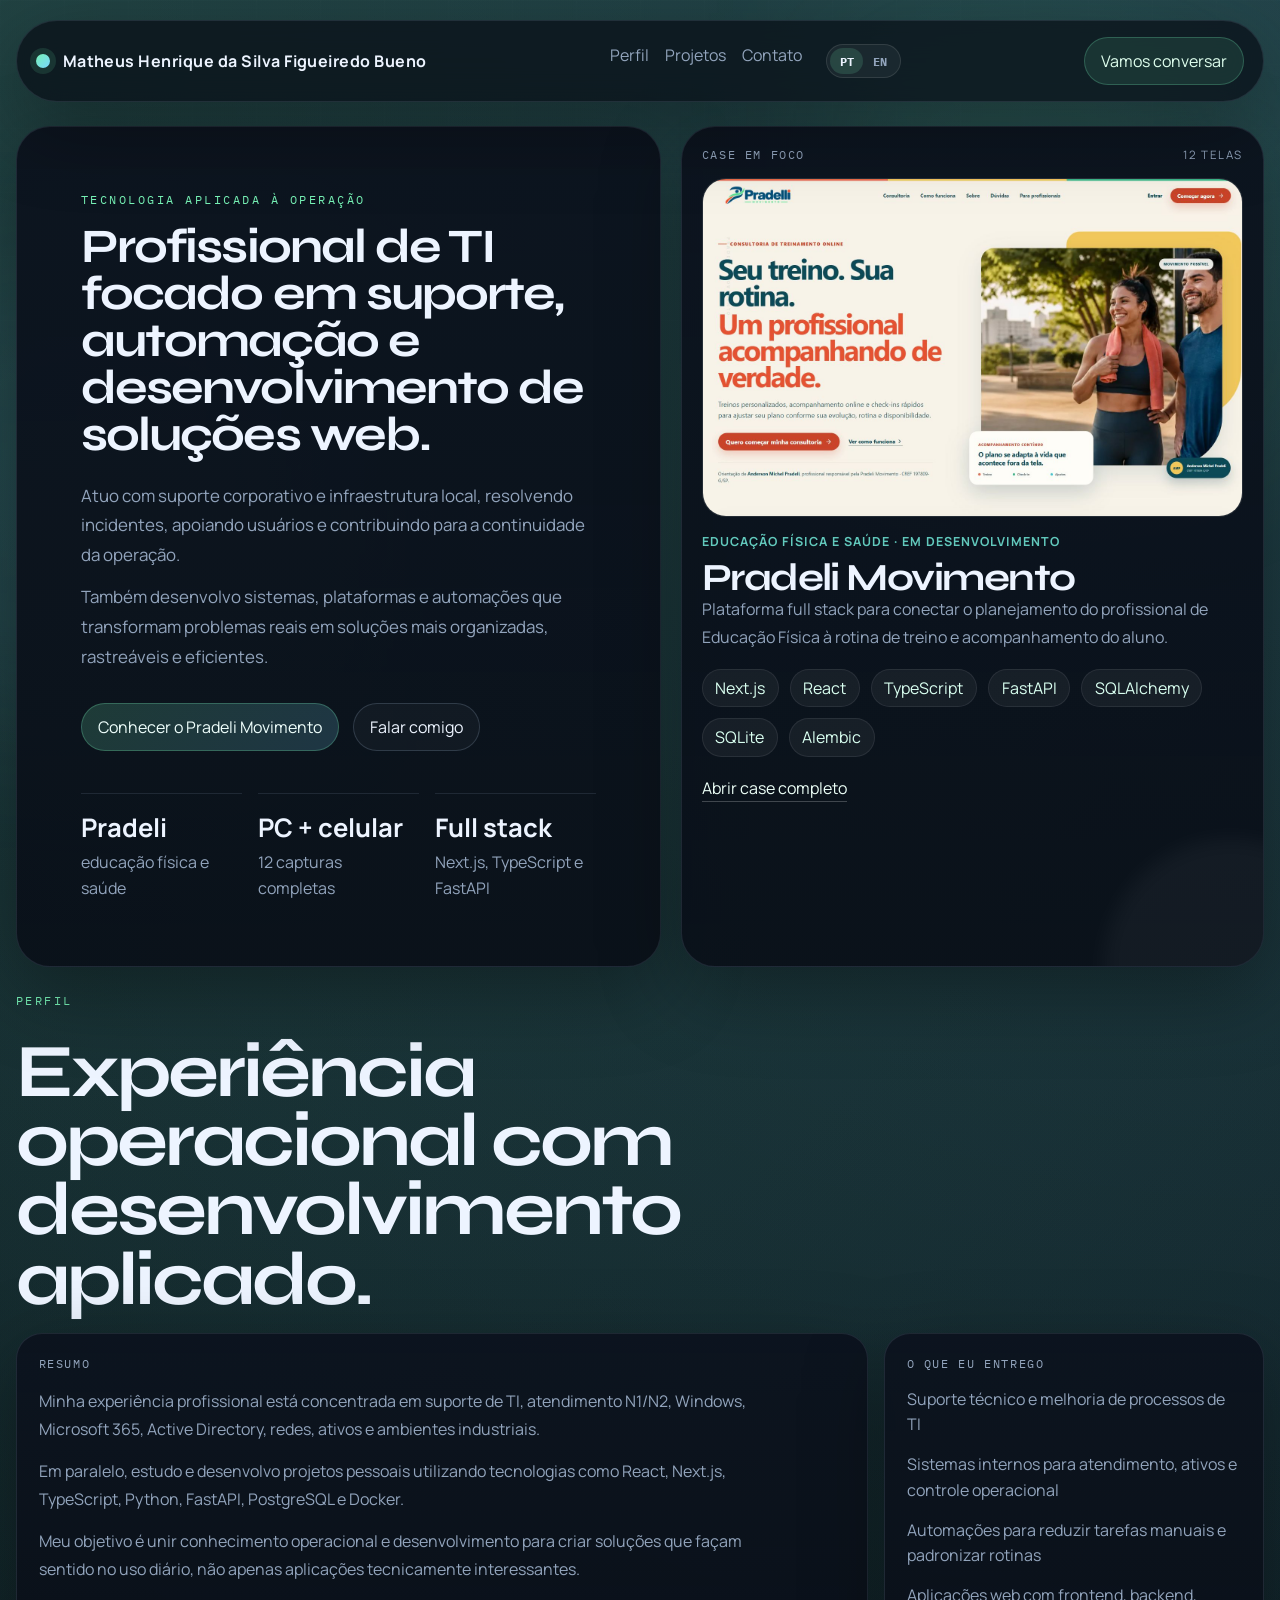
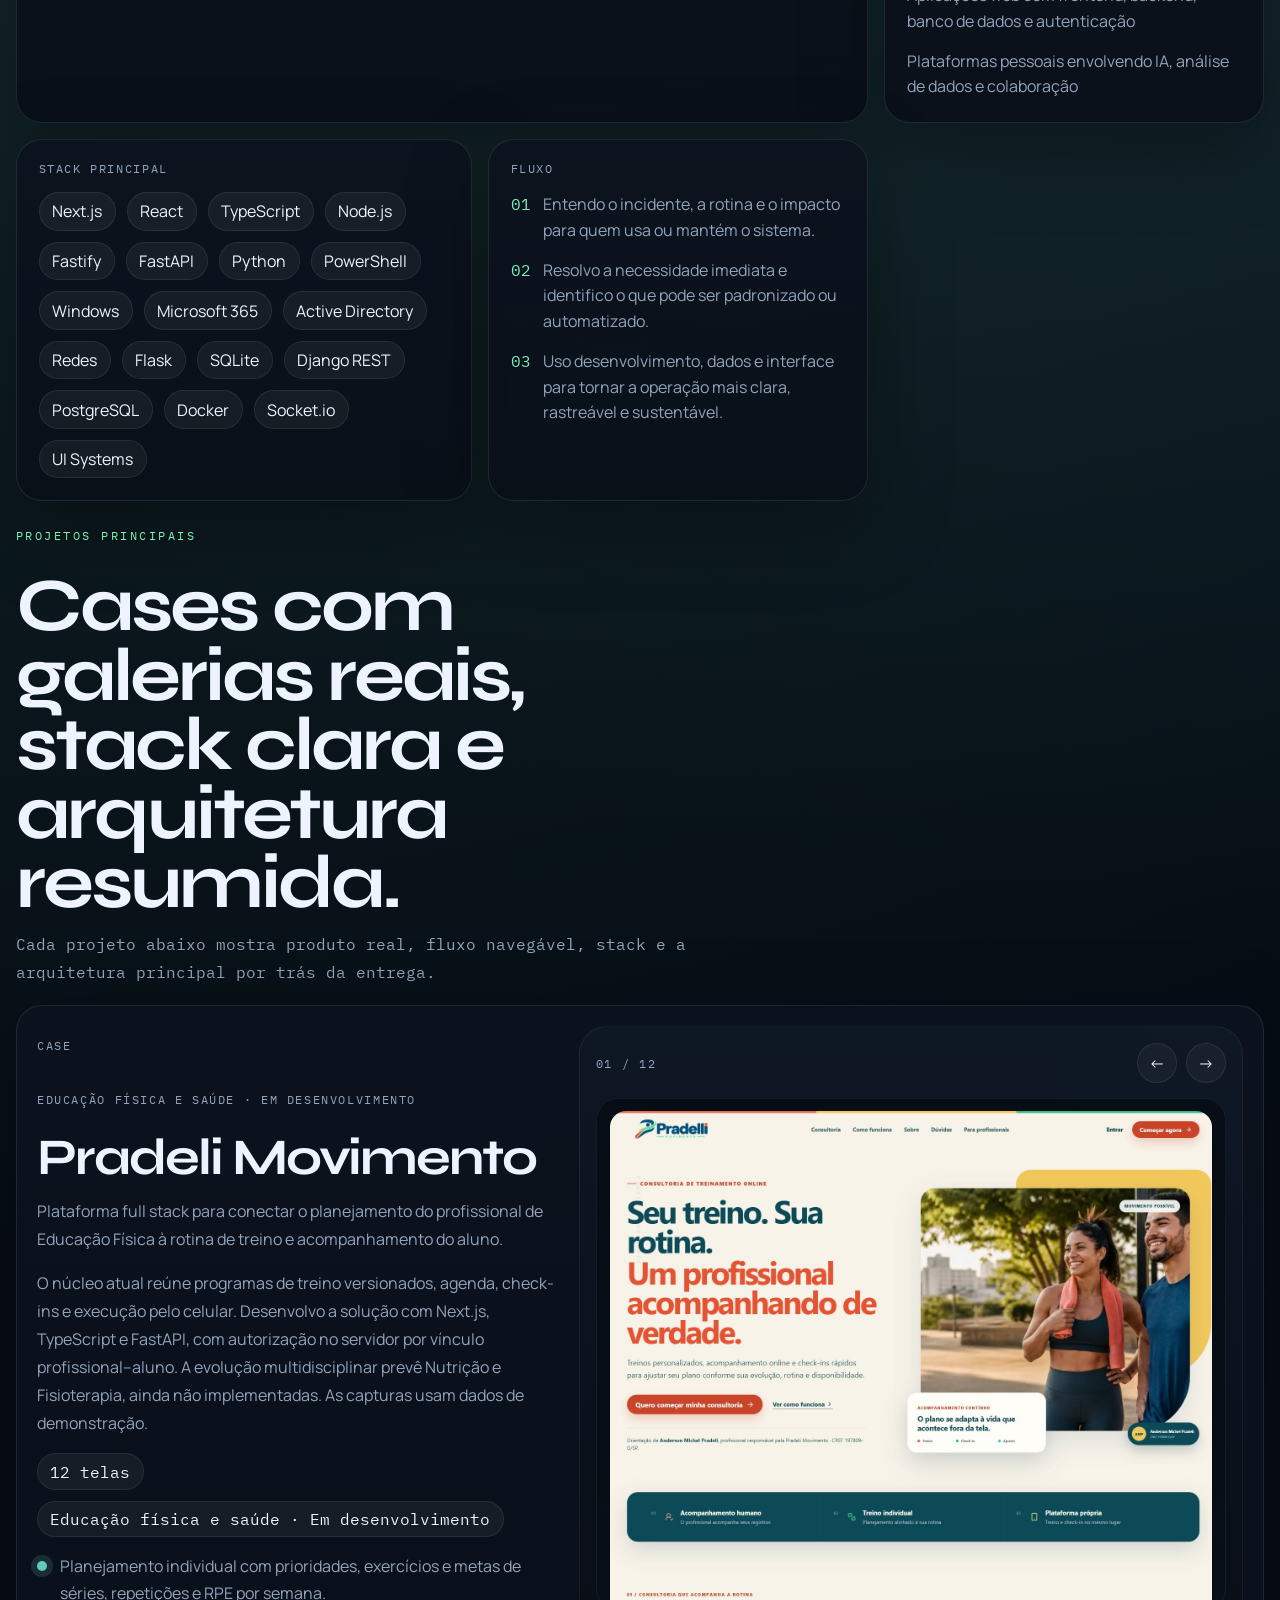
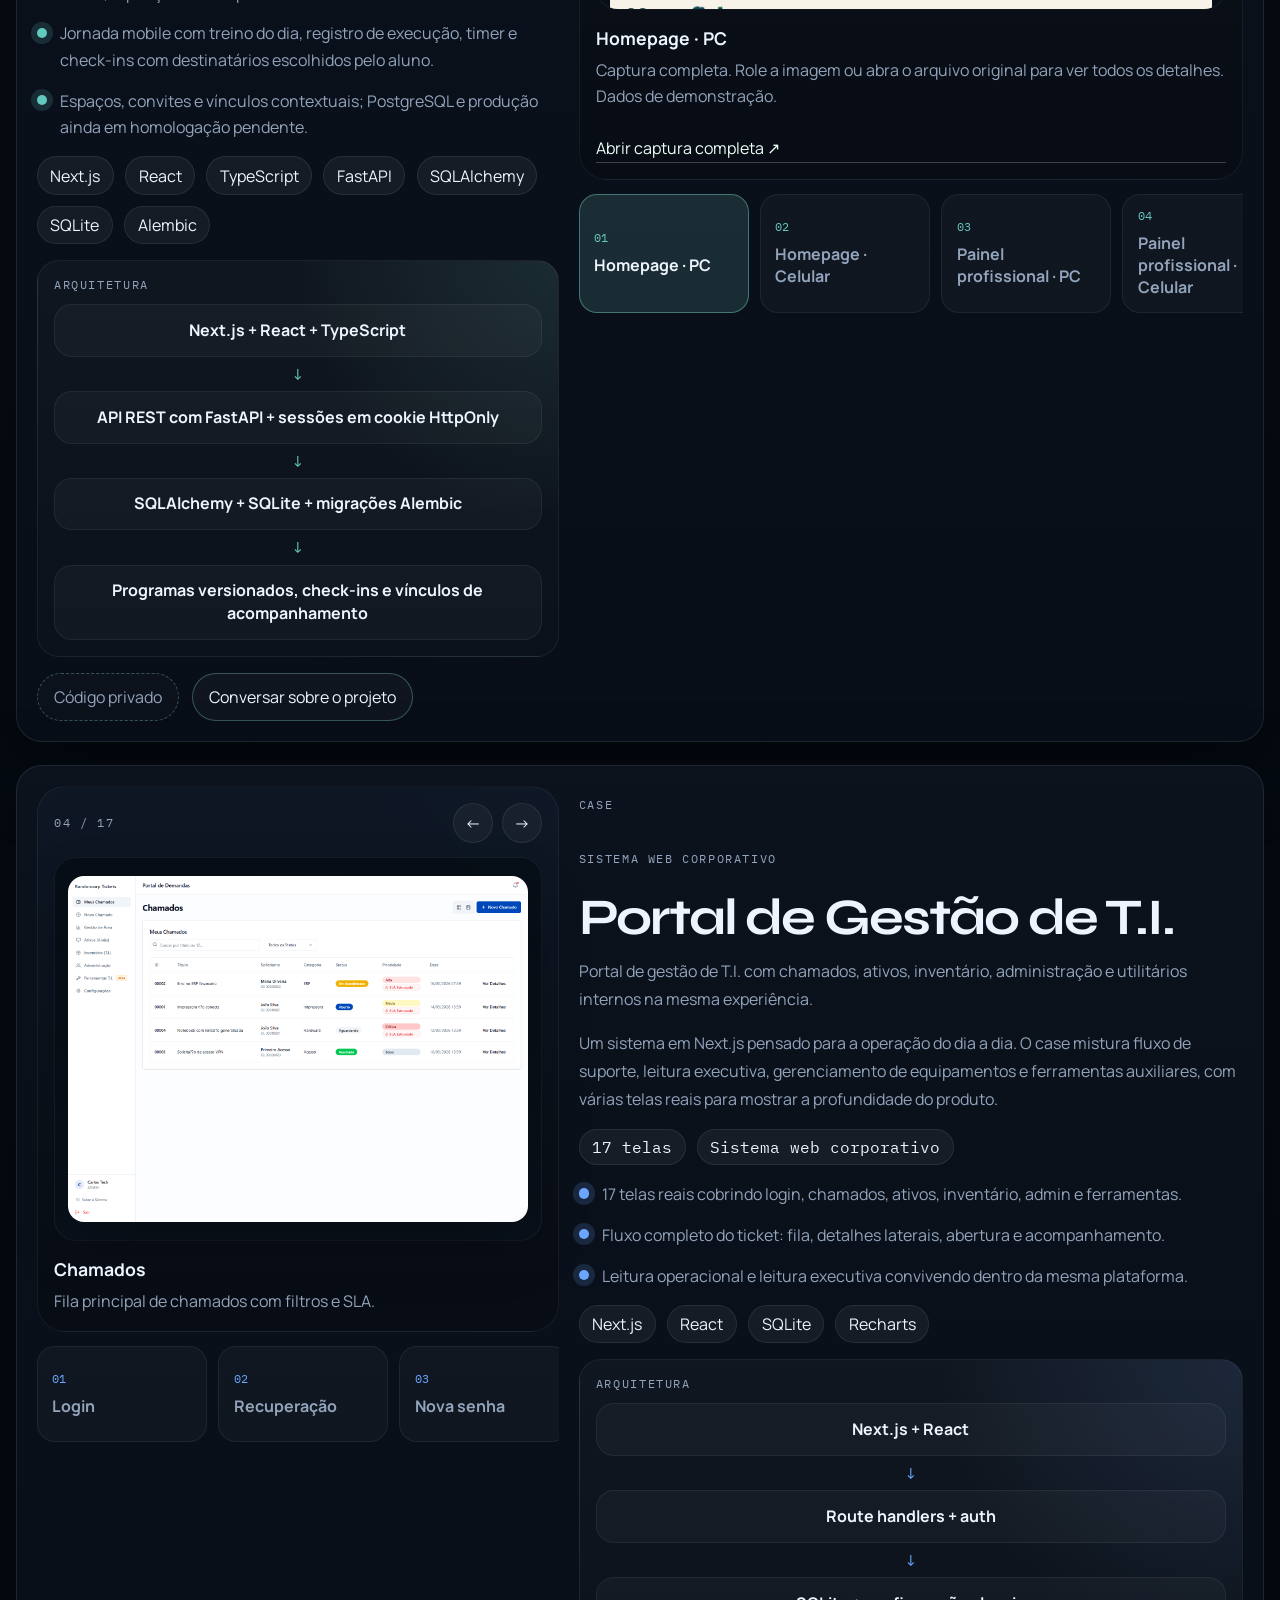
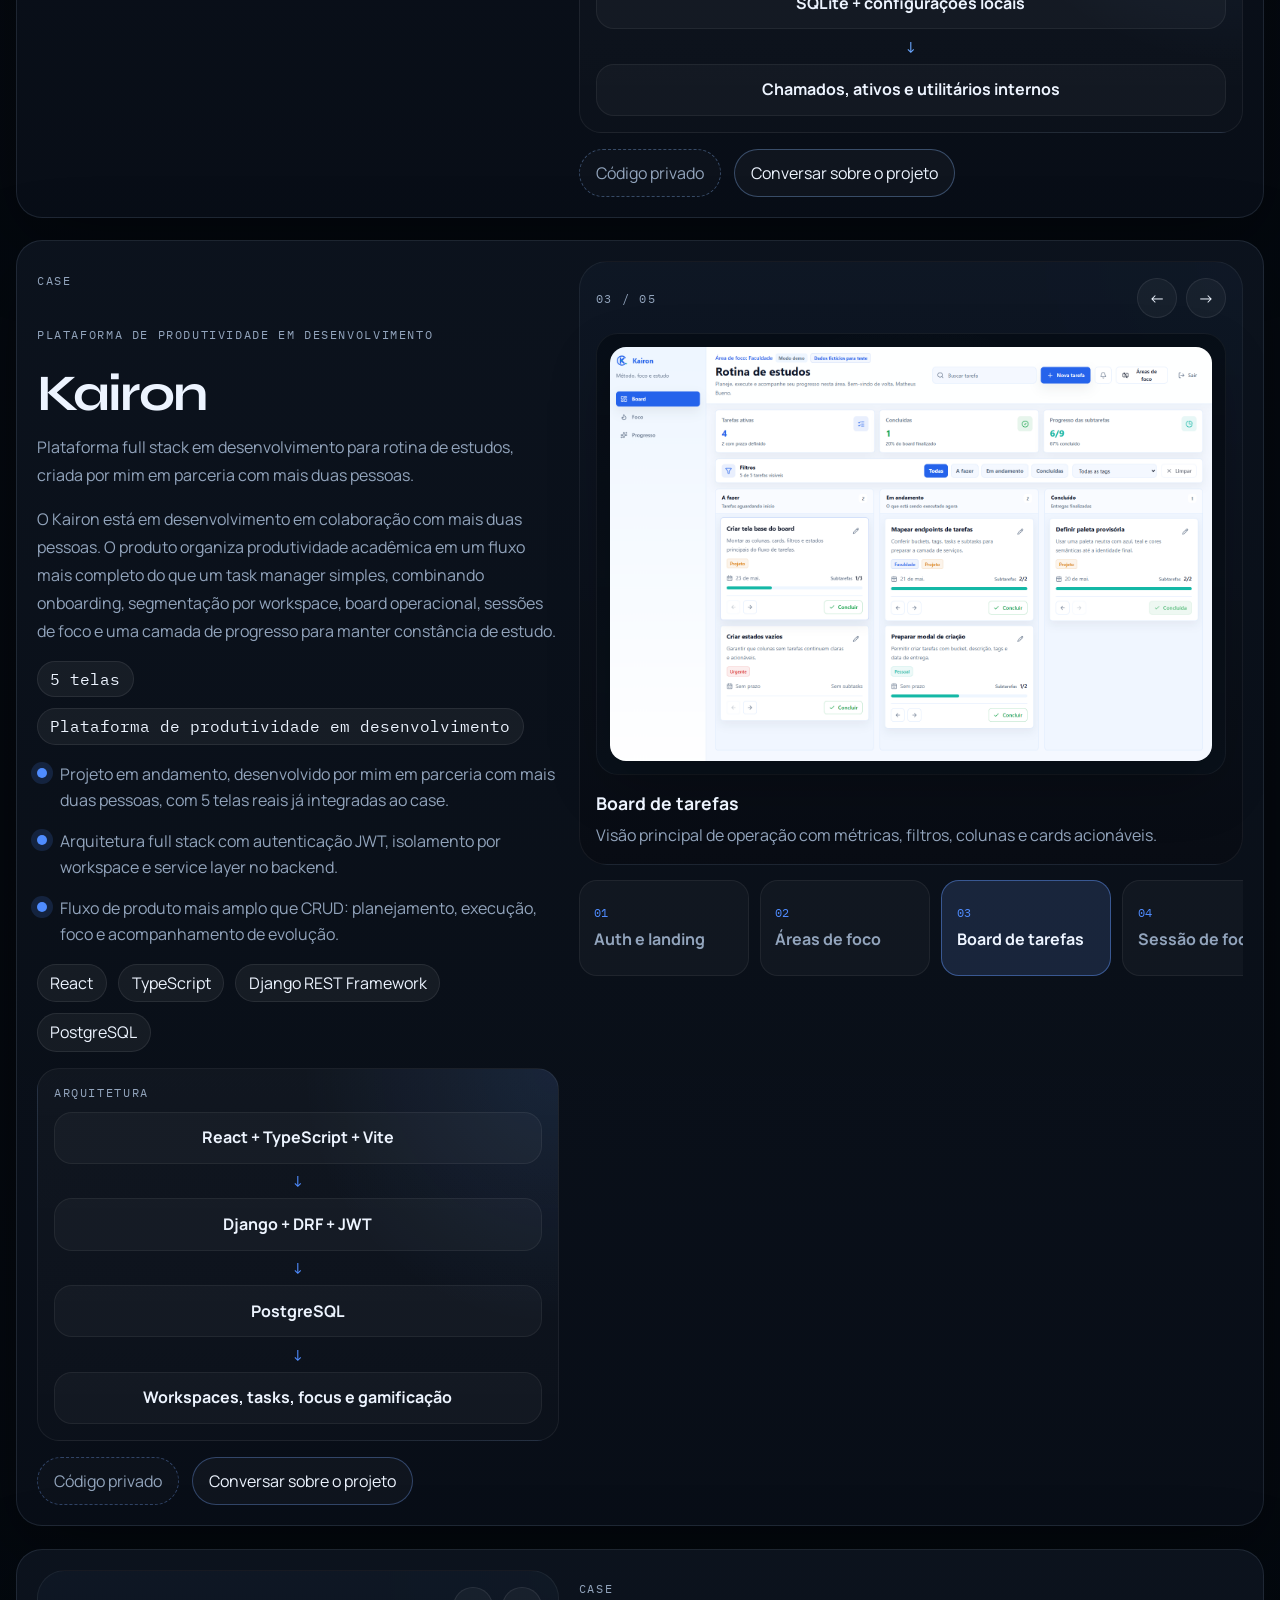
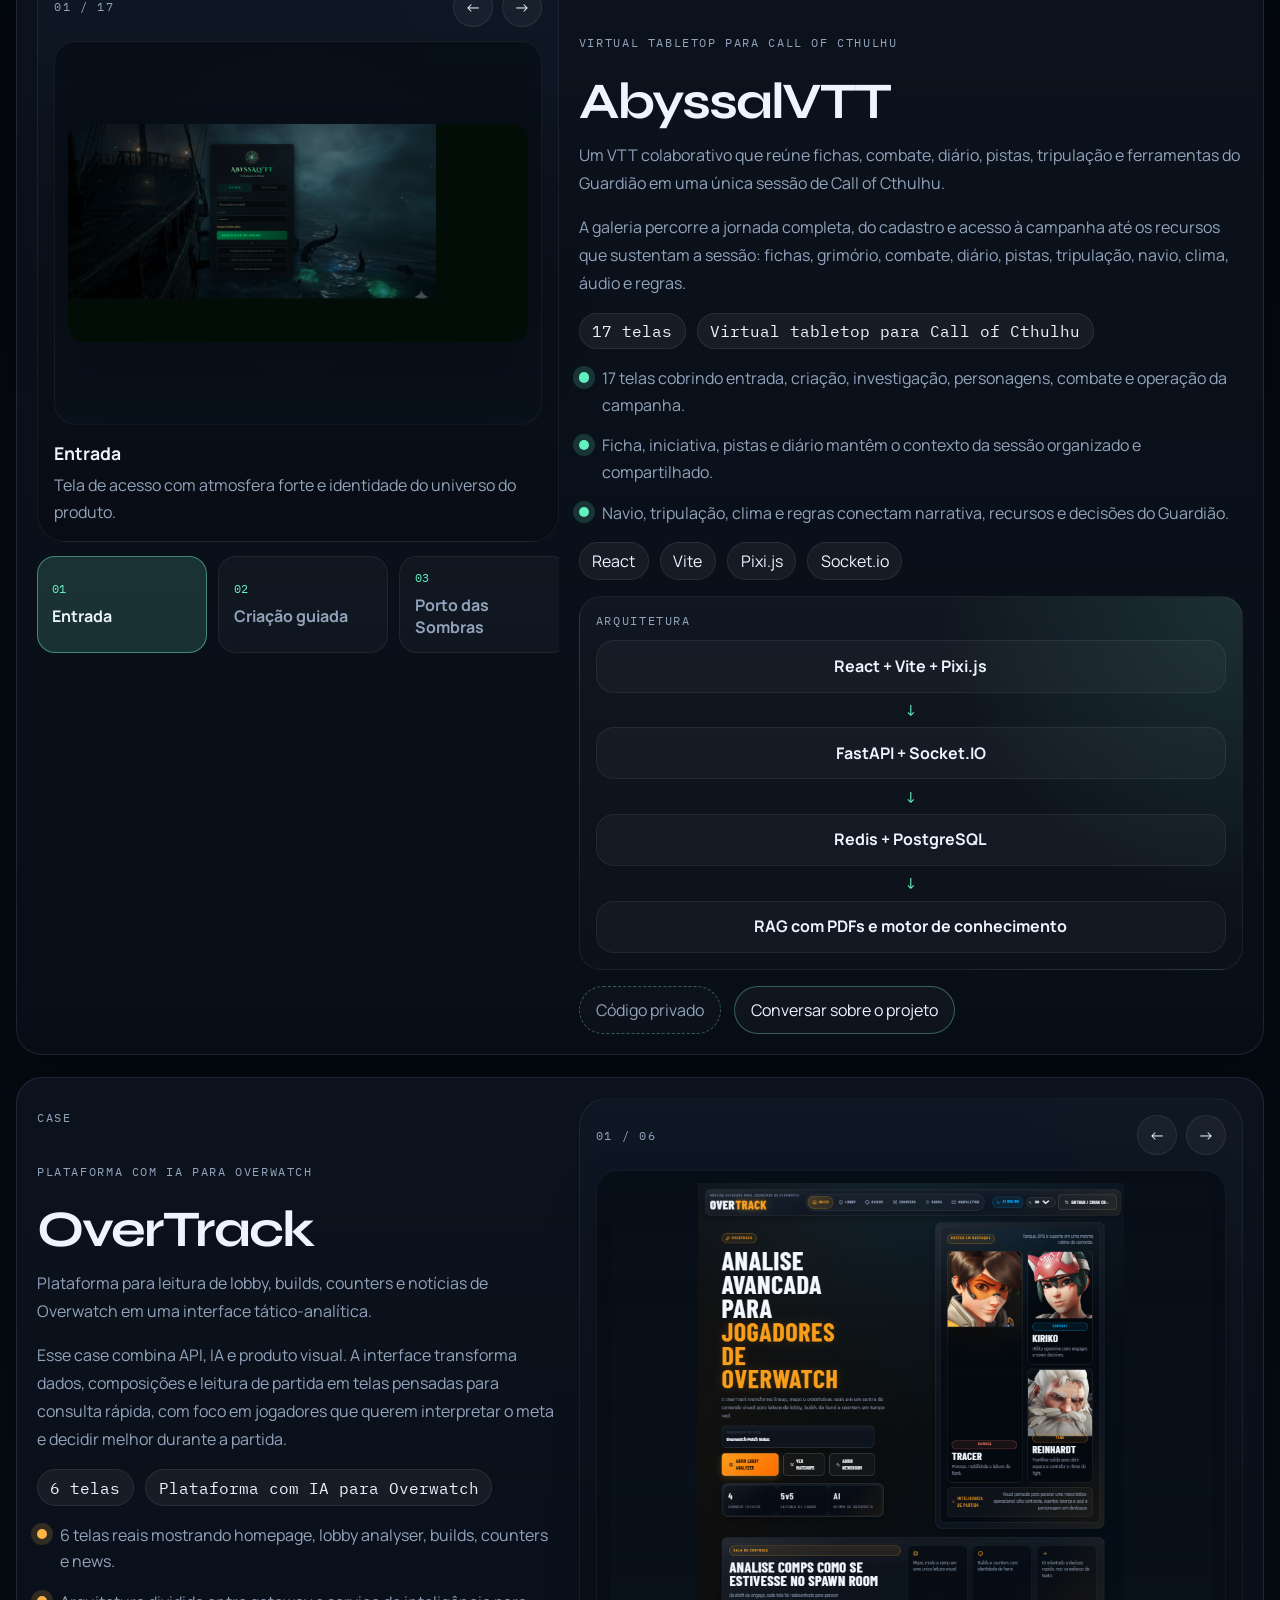
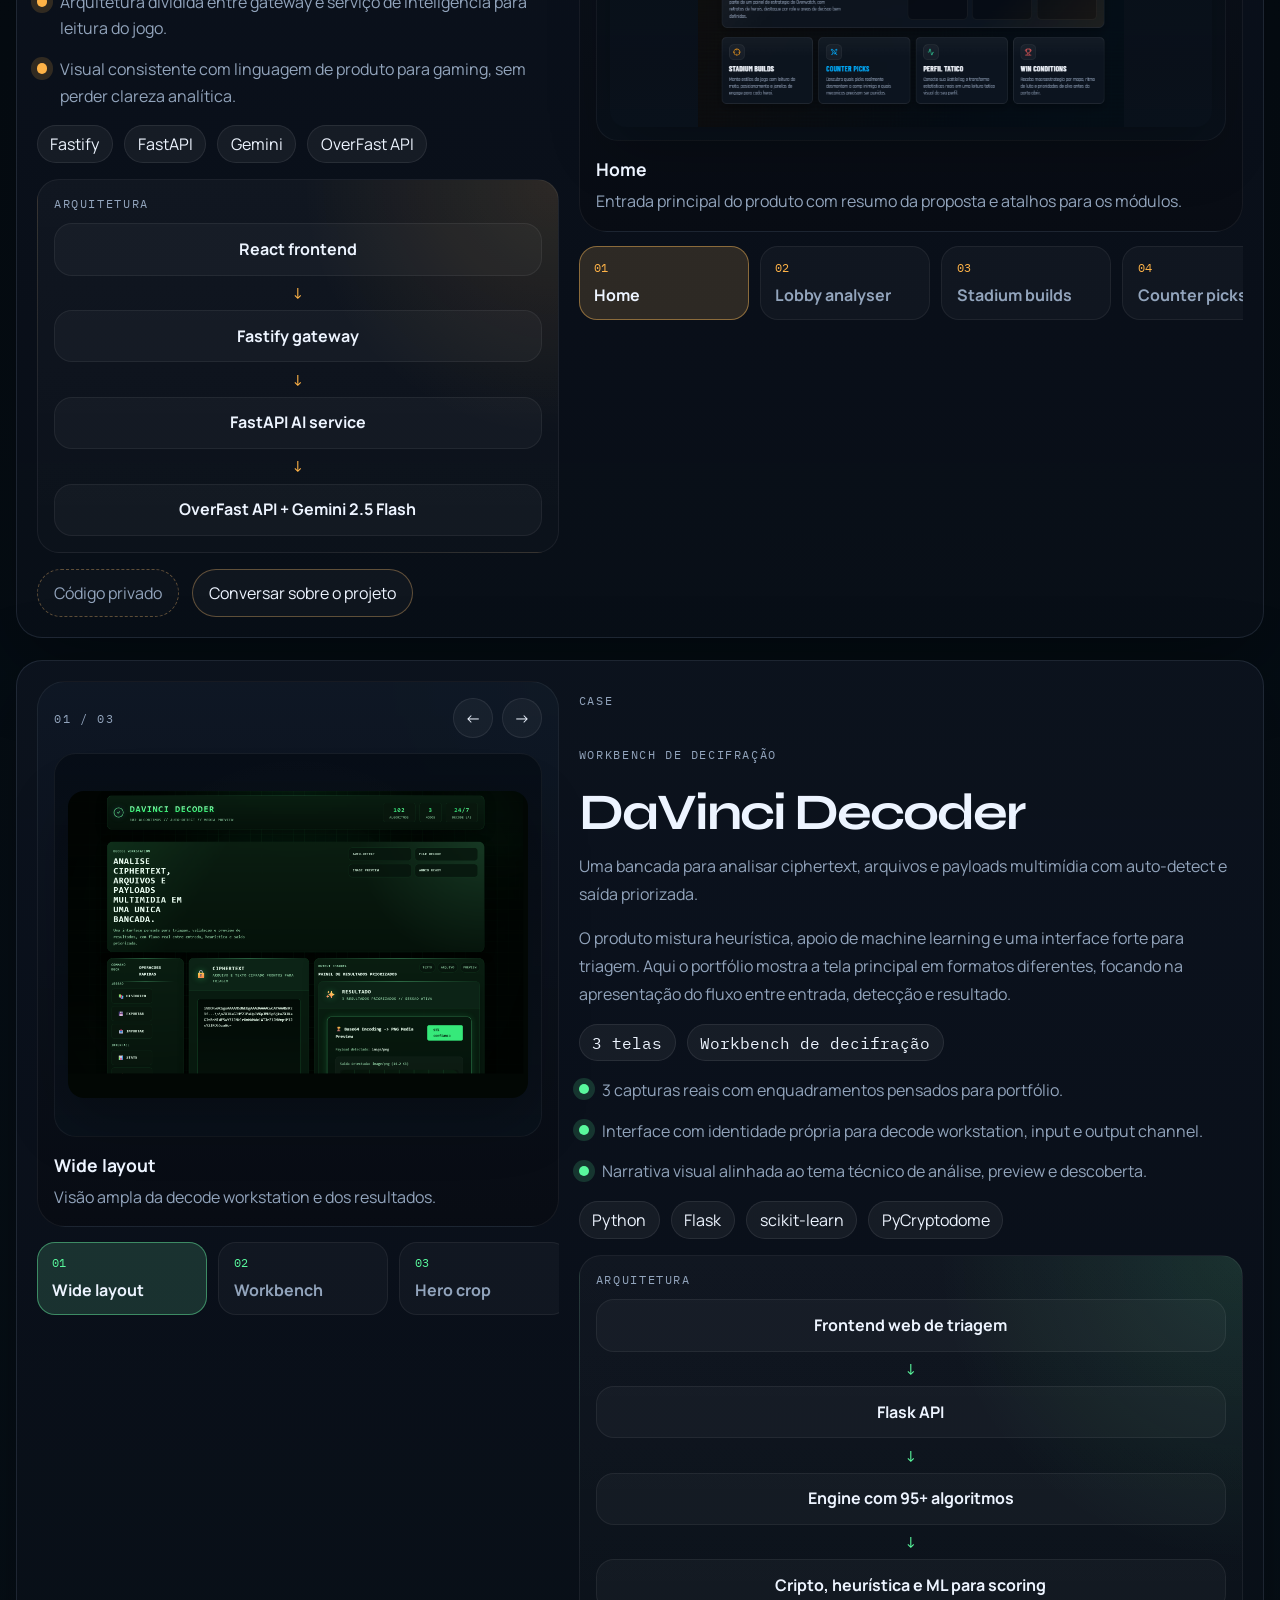
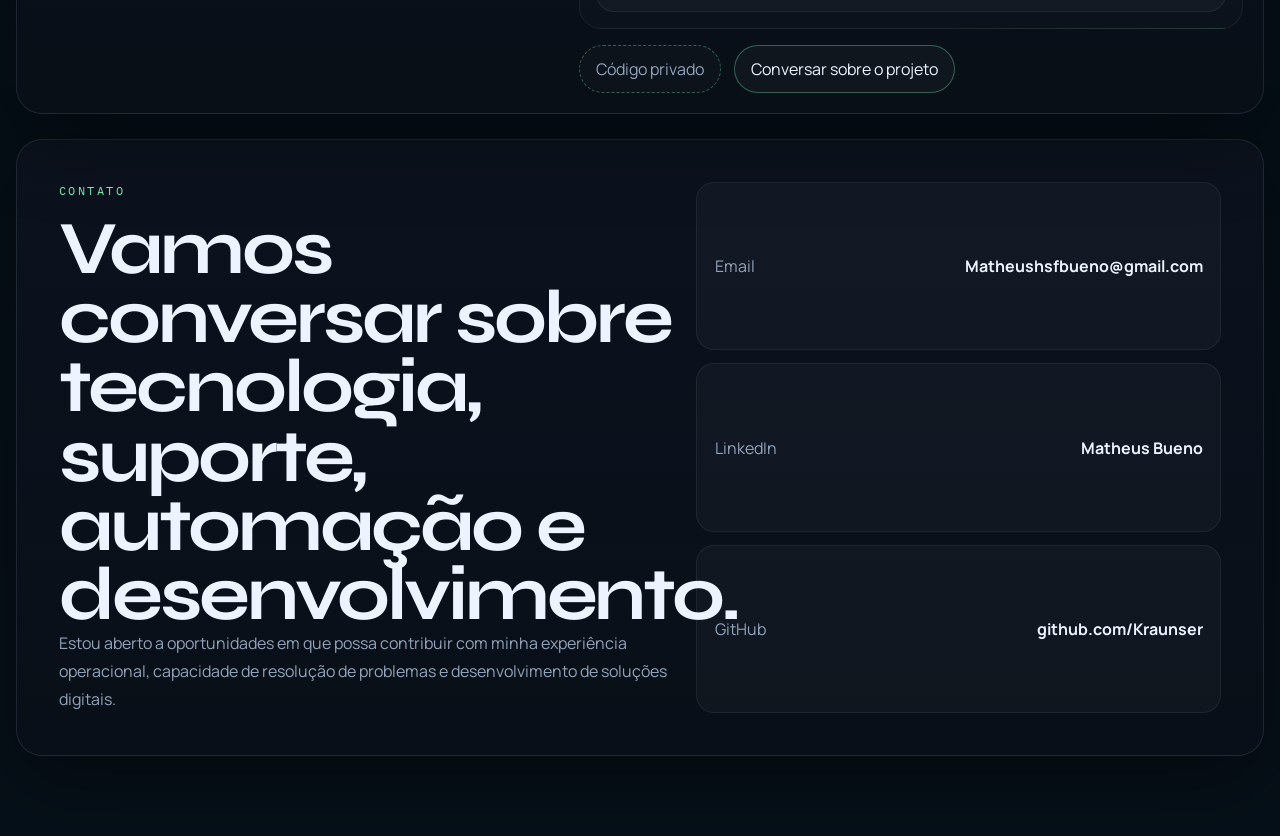
<file: index.html>
<!DOCTYPE html>
<html lang="pt-BR">
  <head>
    <meta charset="UTF-8" />
    <meta http-equiv="refresh" content="0; url=./Portfólio_Matheus_Bueno.html" />
    <title>Redirecionando...</title>
  </head>
  <body>
    <p>
      Redirecionando para o
      <a href="./Portfólio_Matheus_Bueno.html">portfólio</a>...
    </p>
  </body>
</html>
</file>
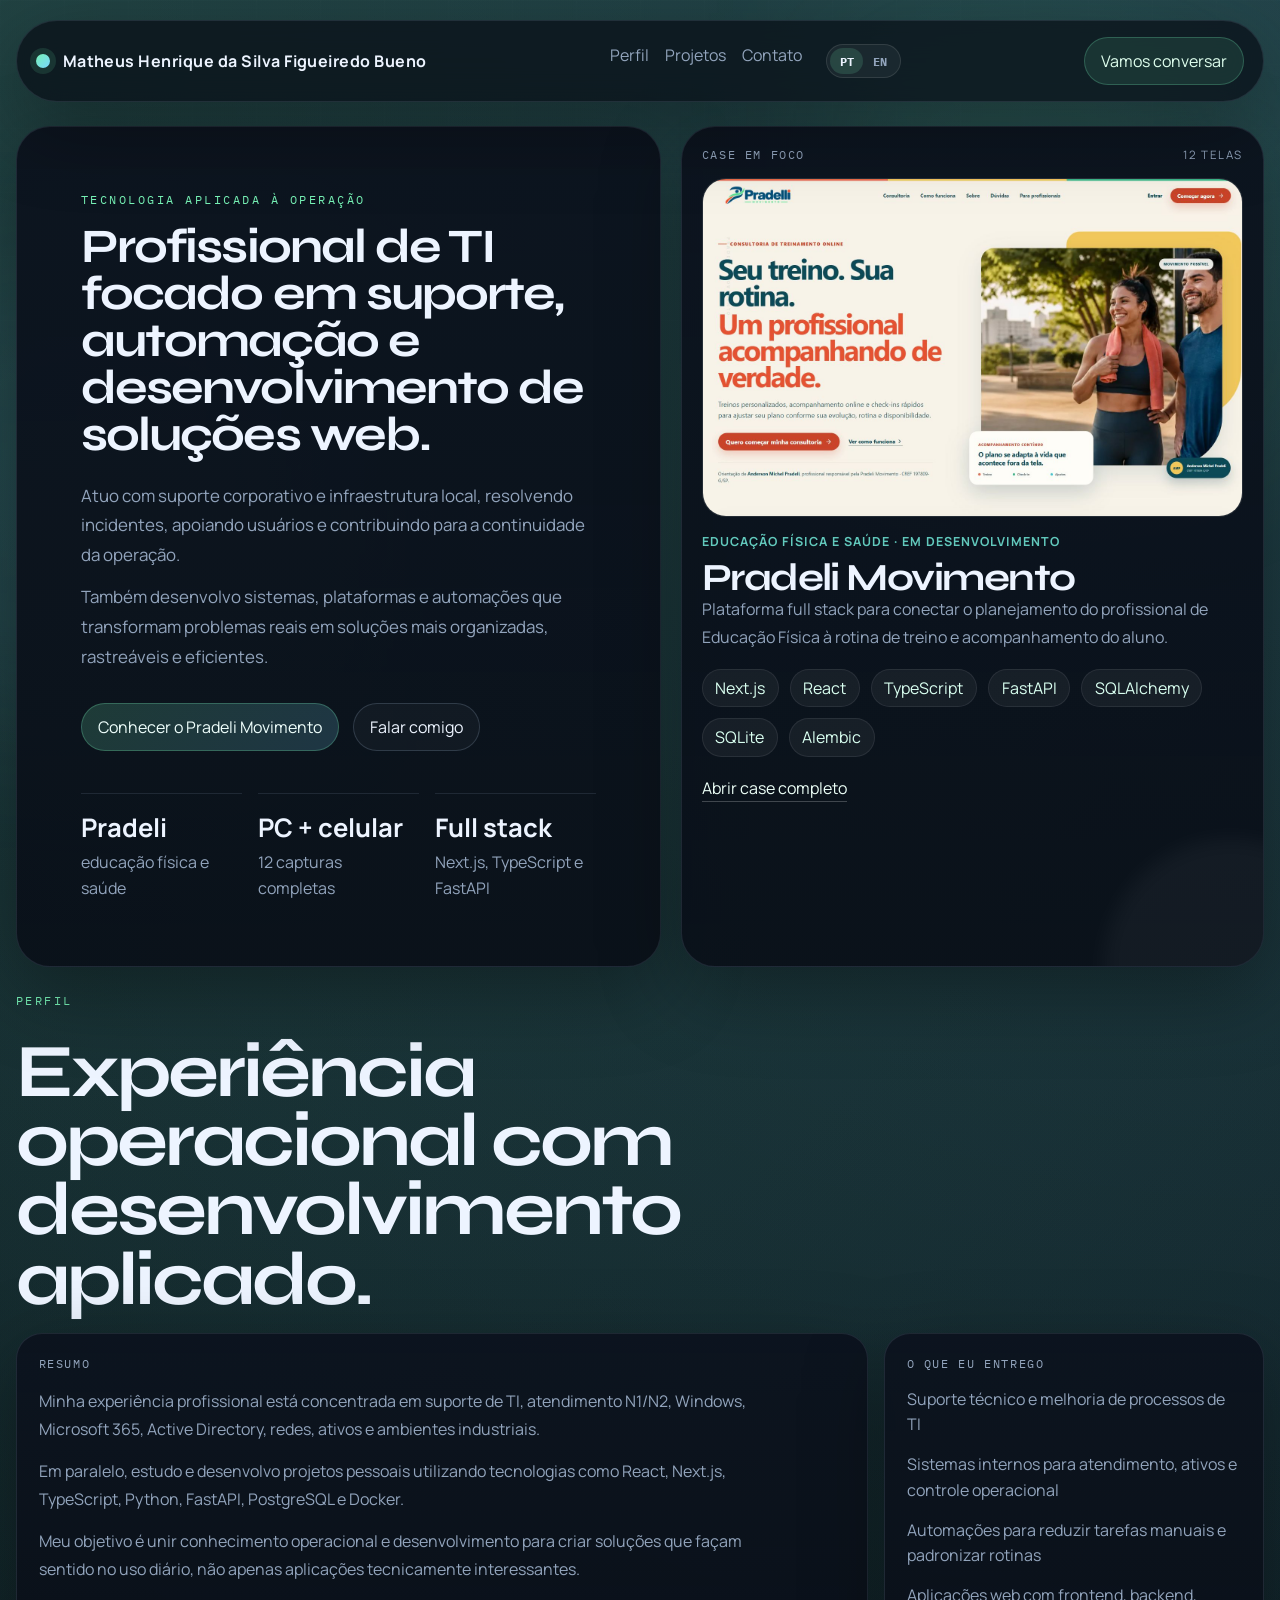
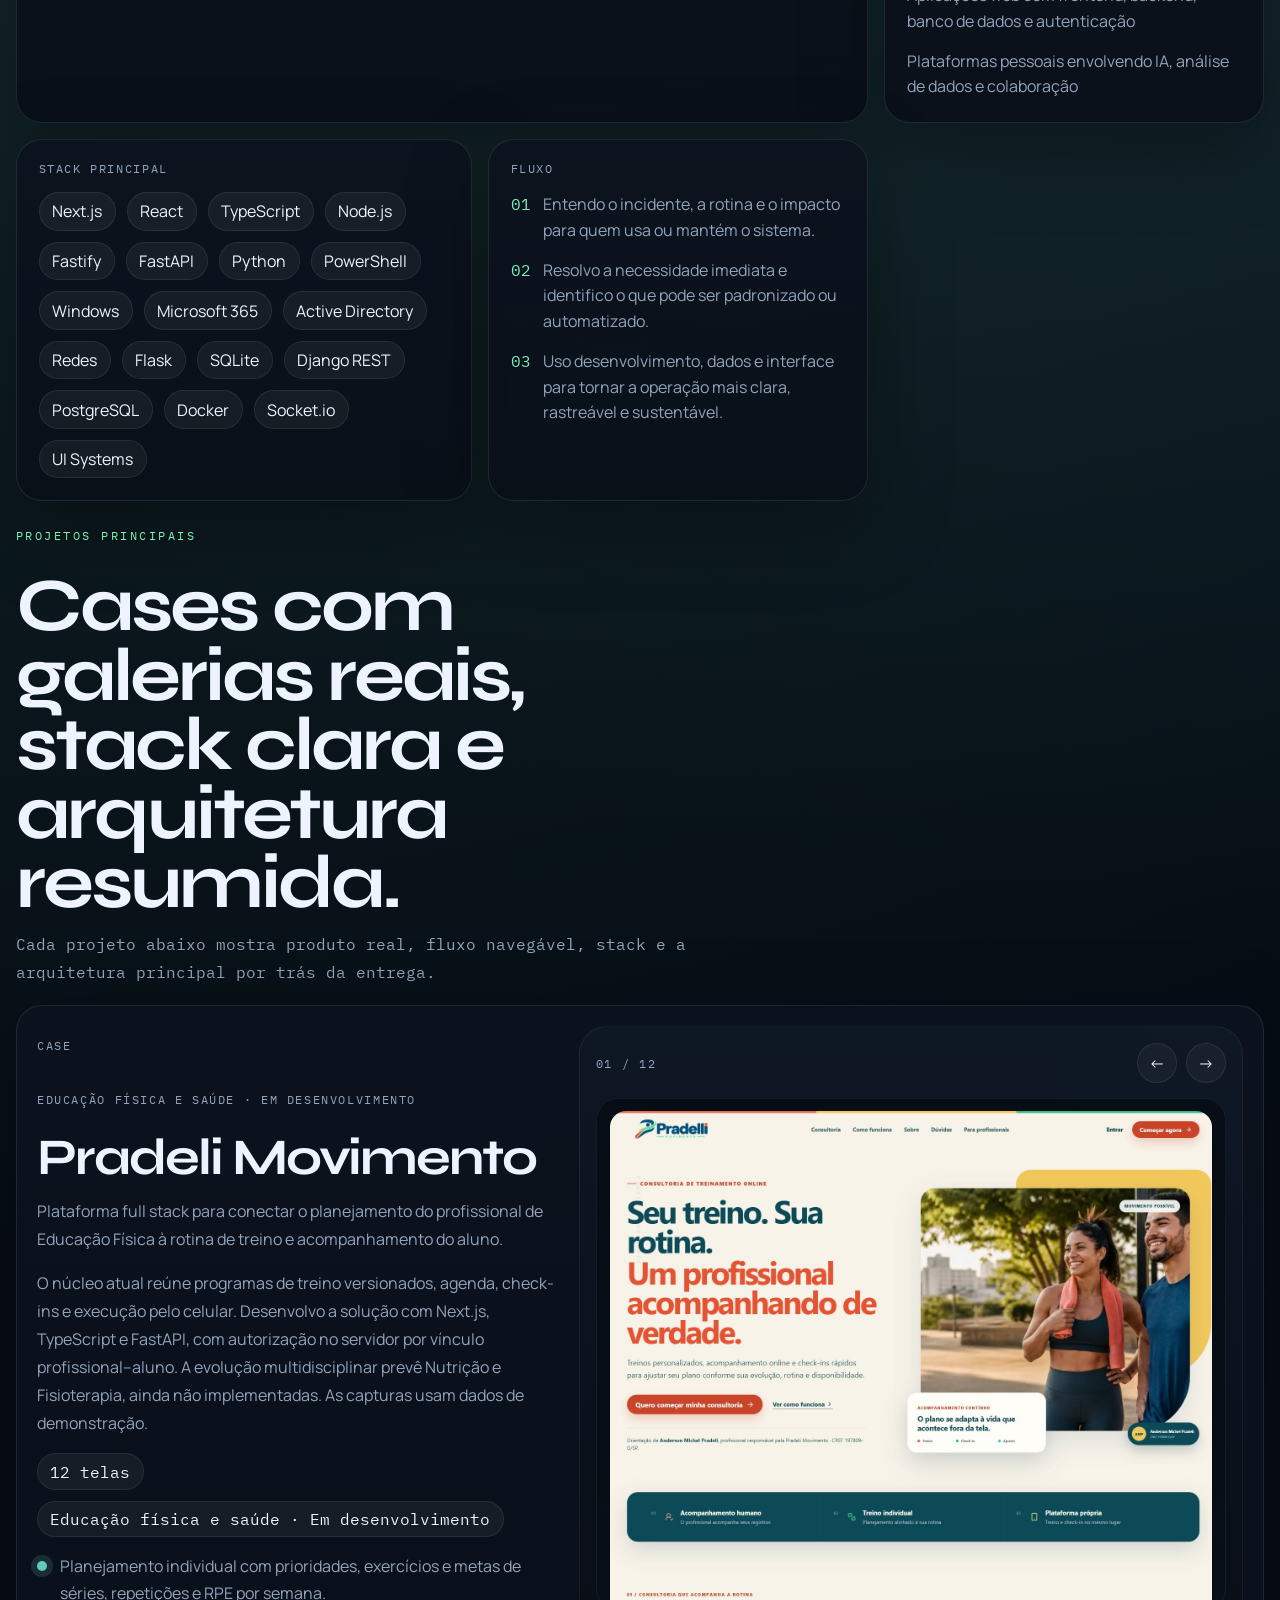
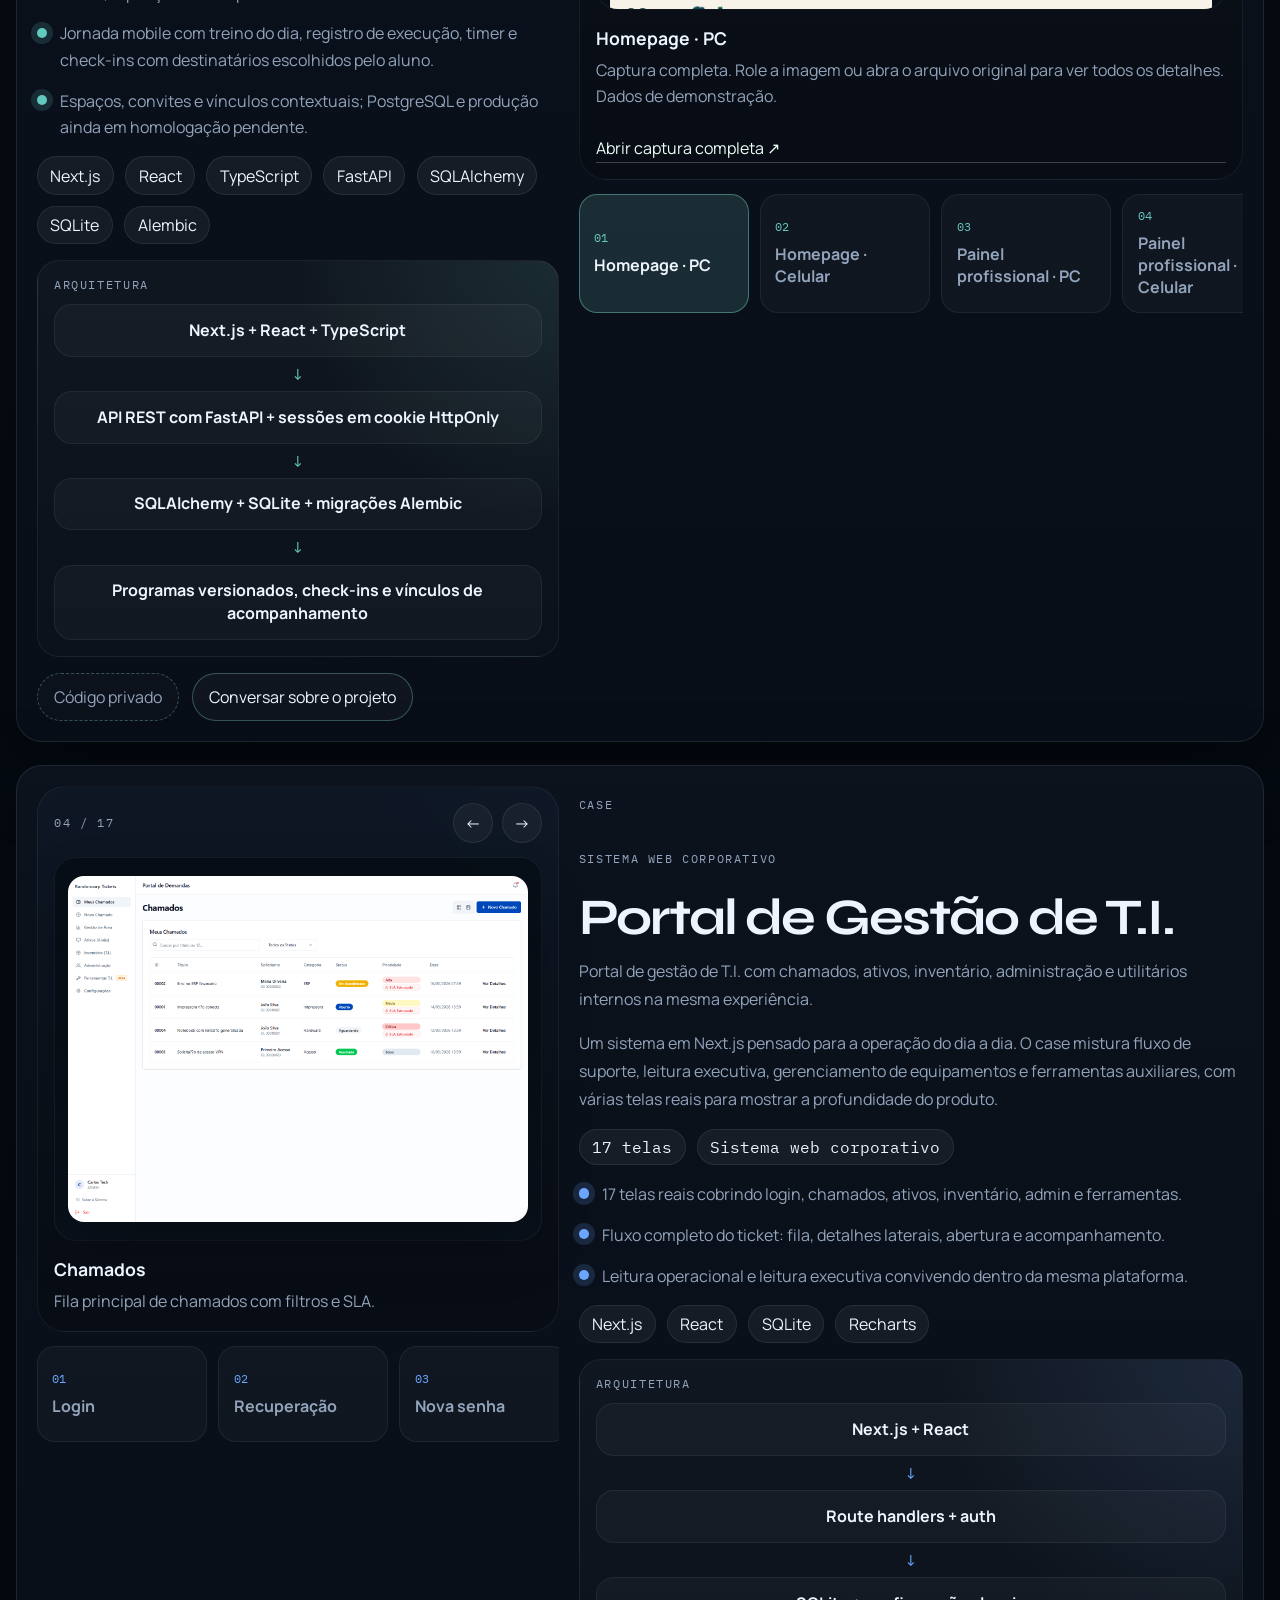
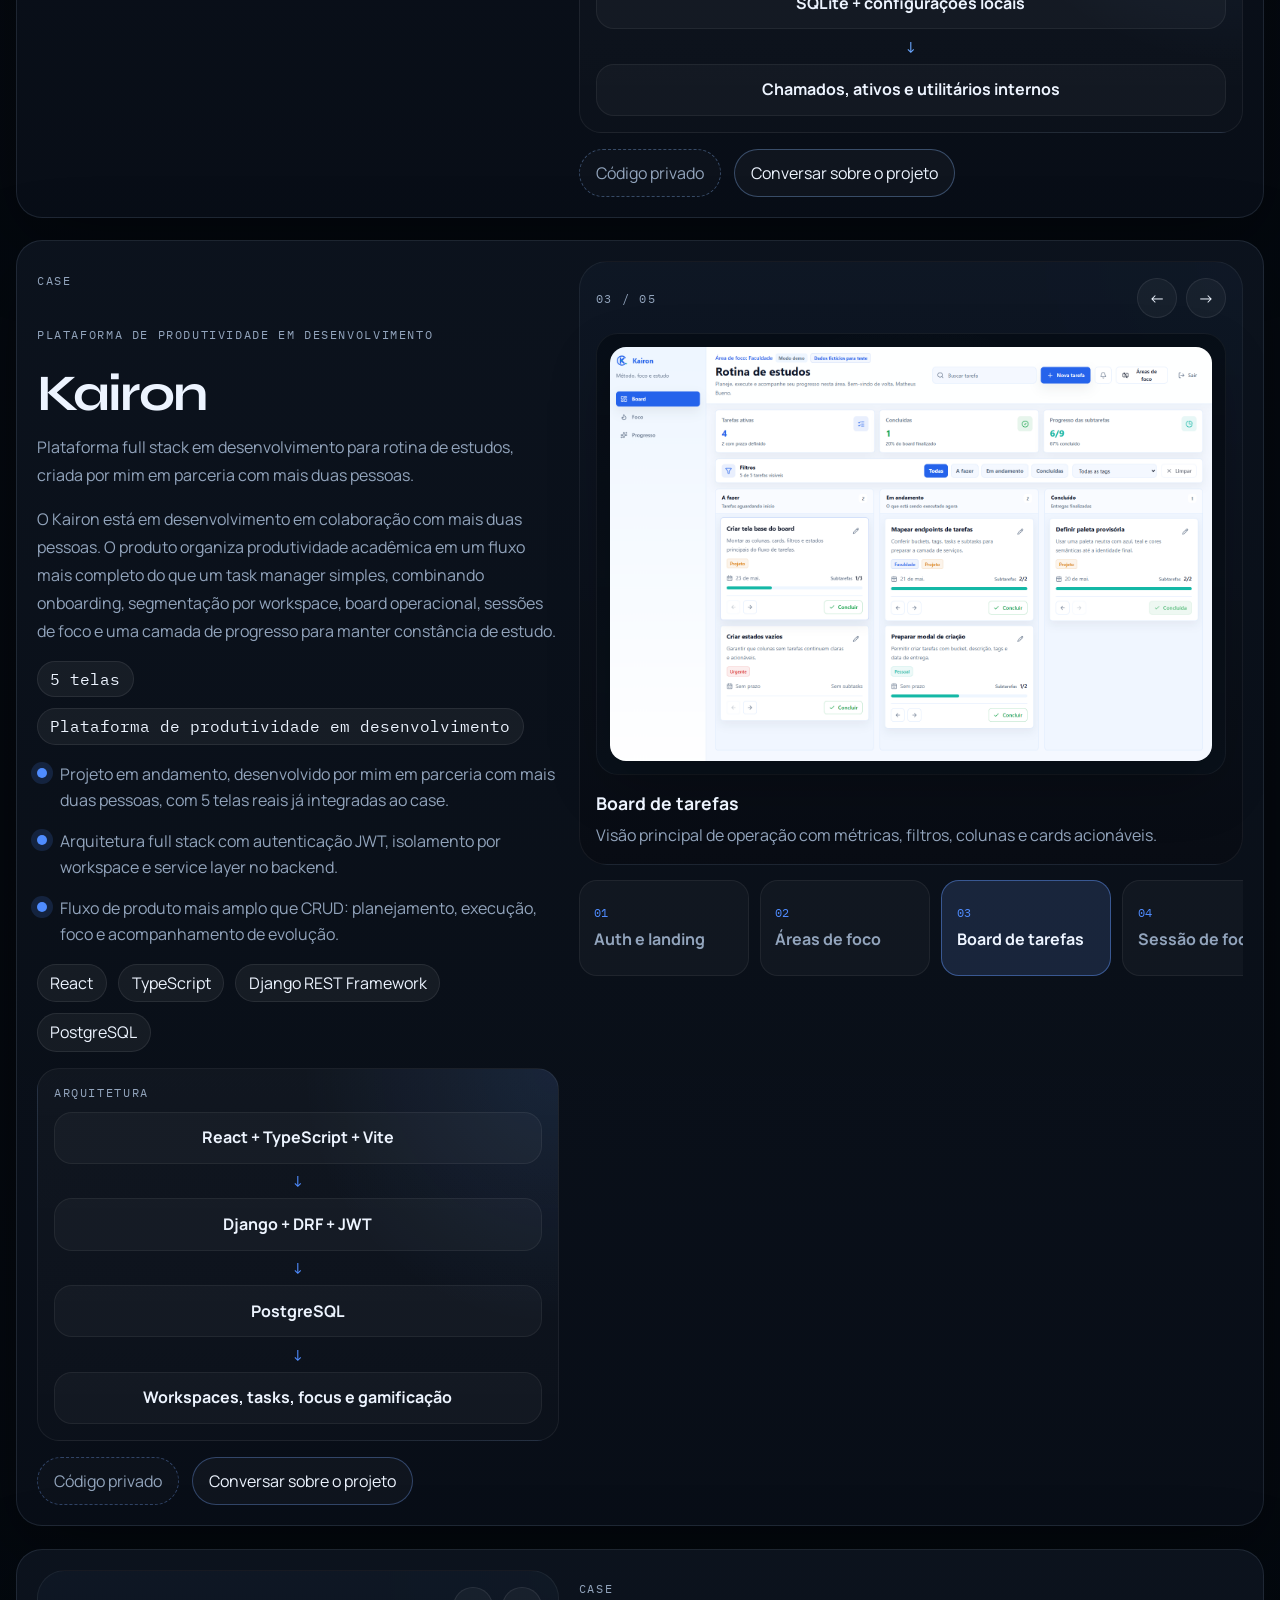
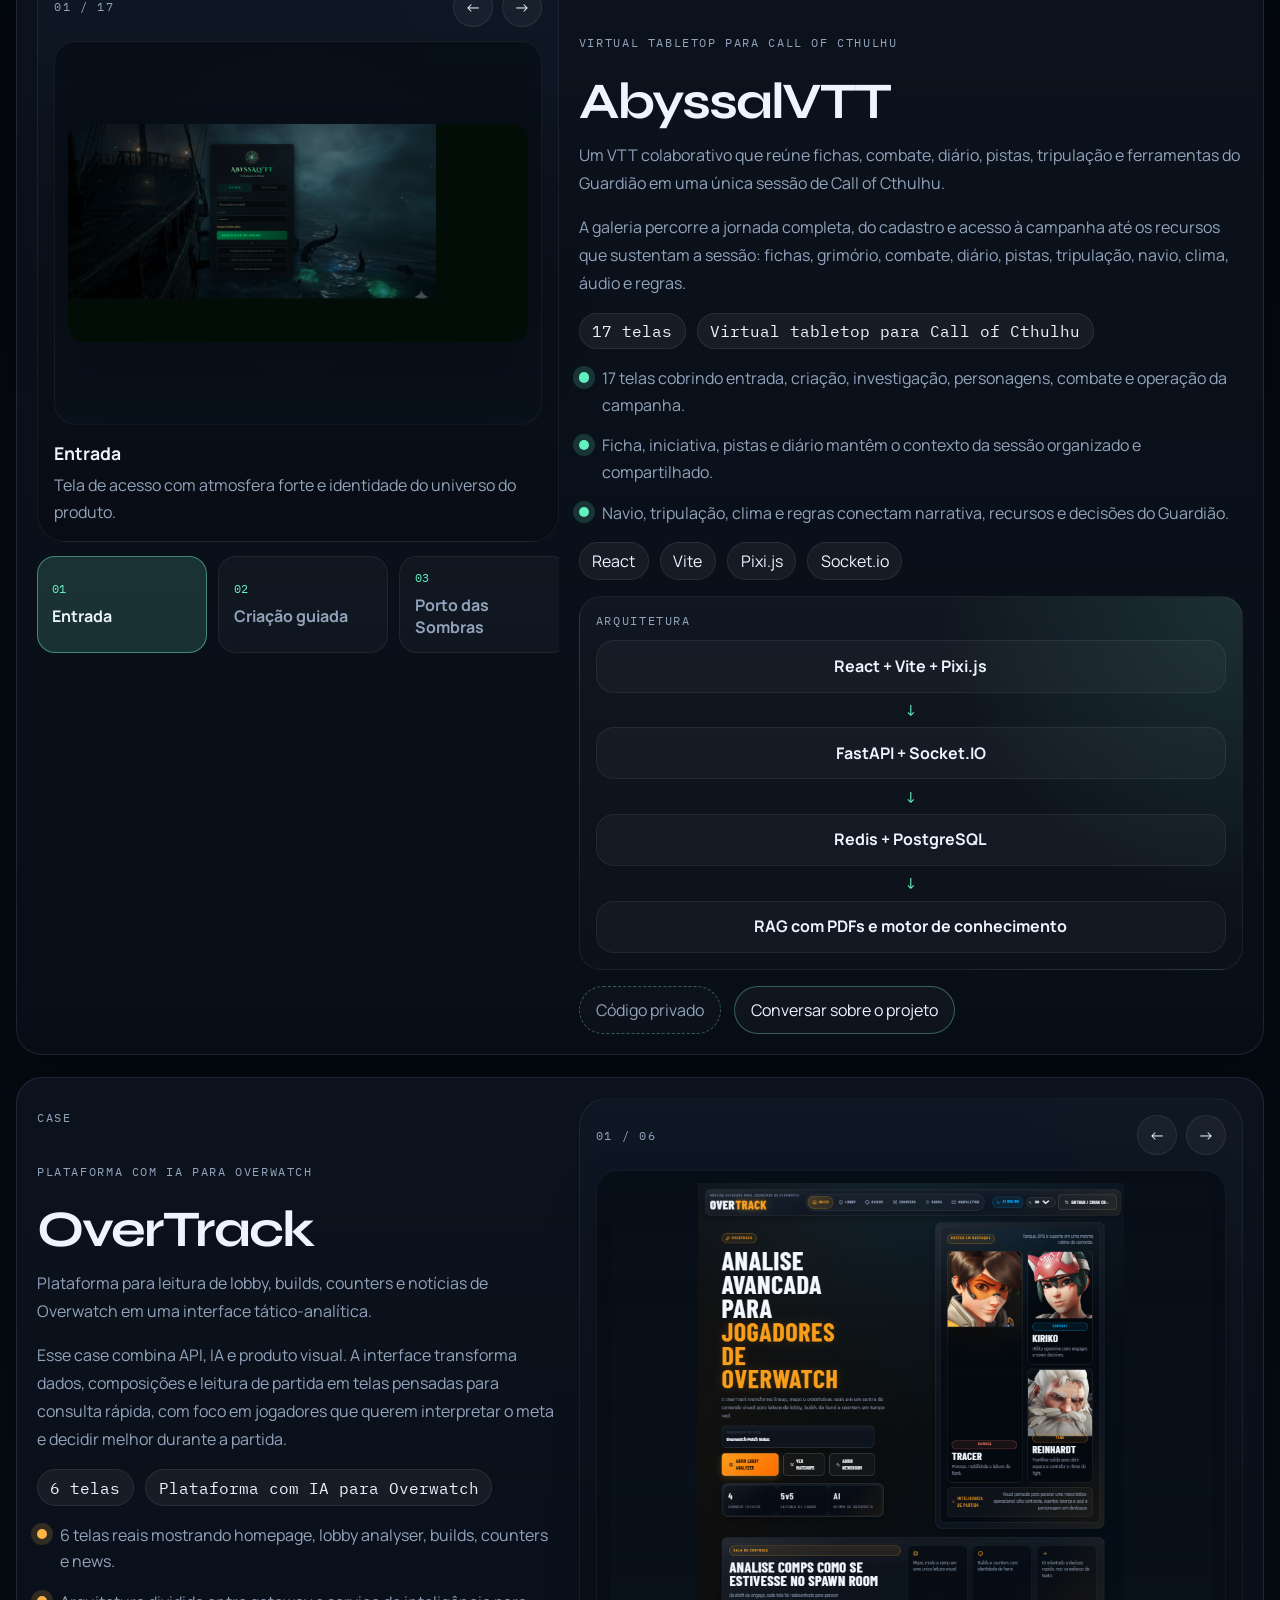
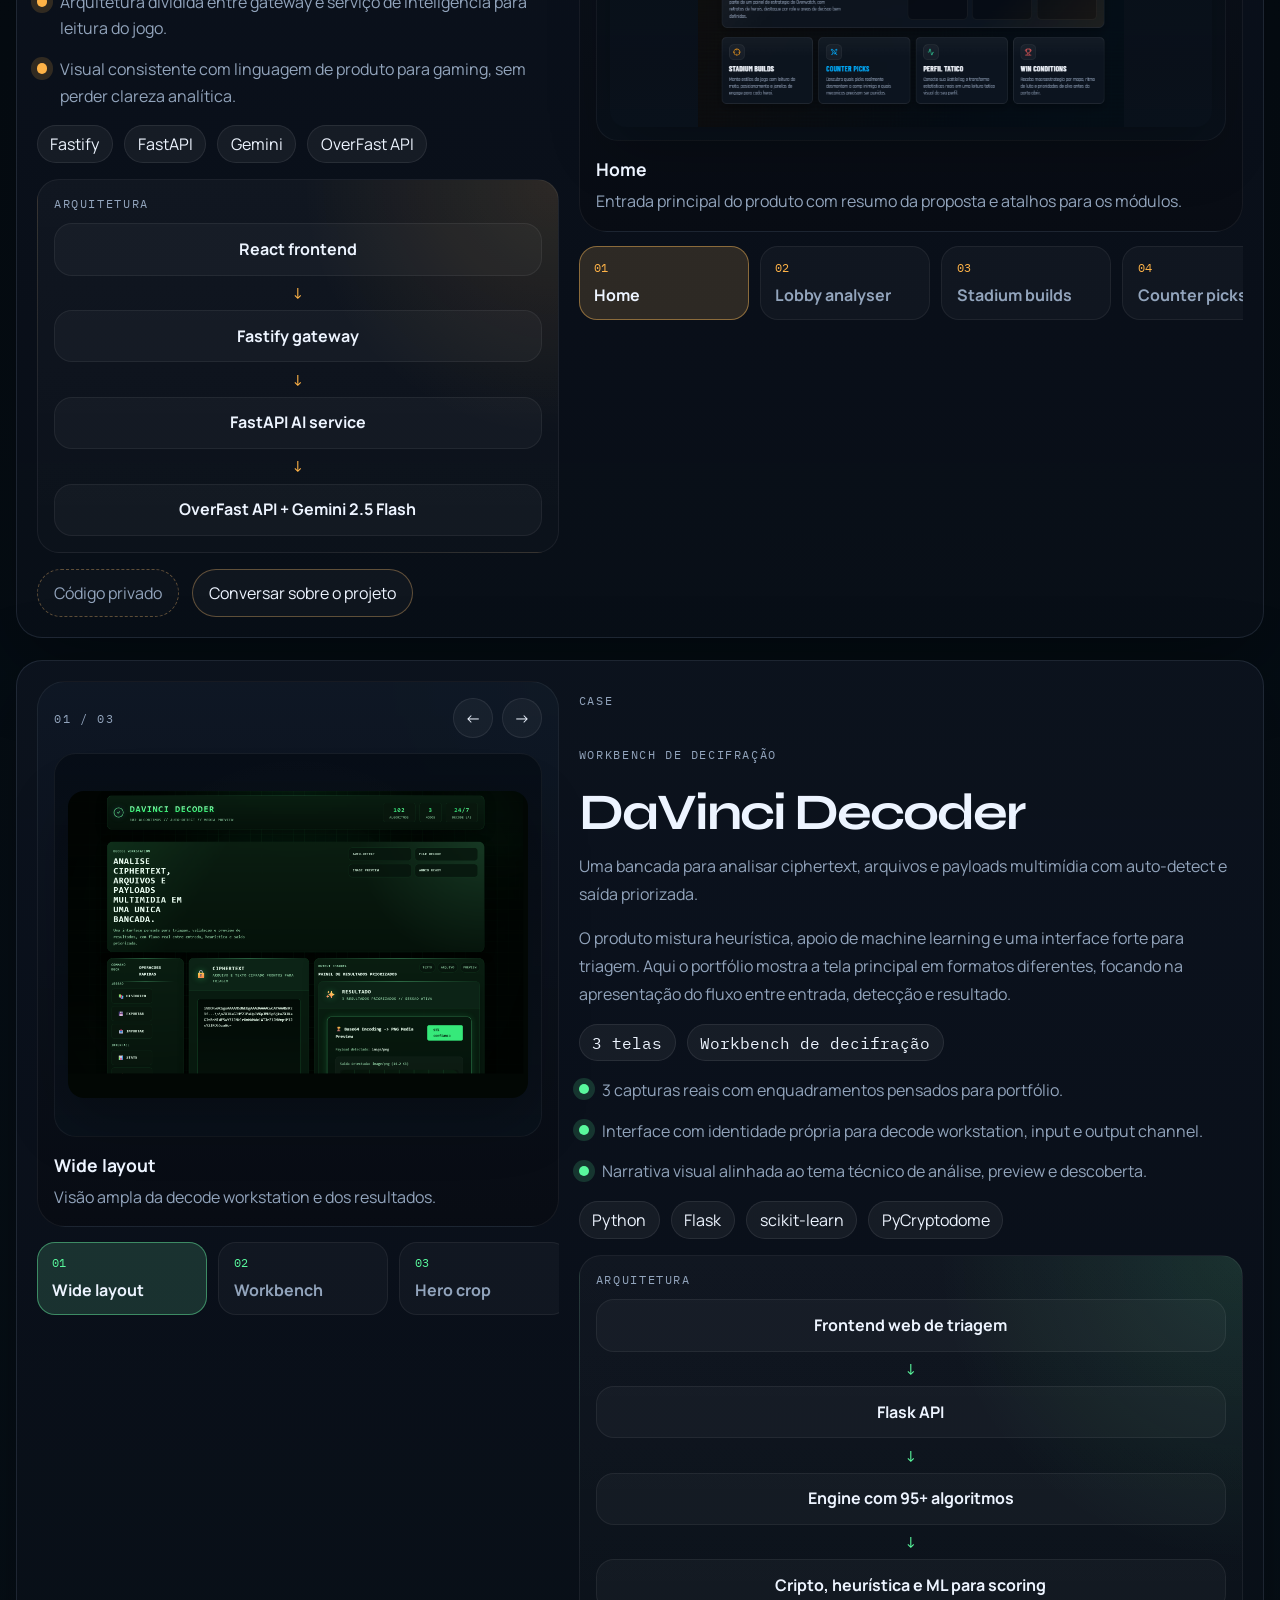
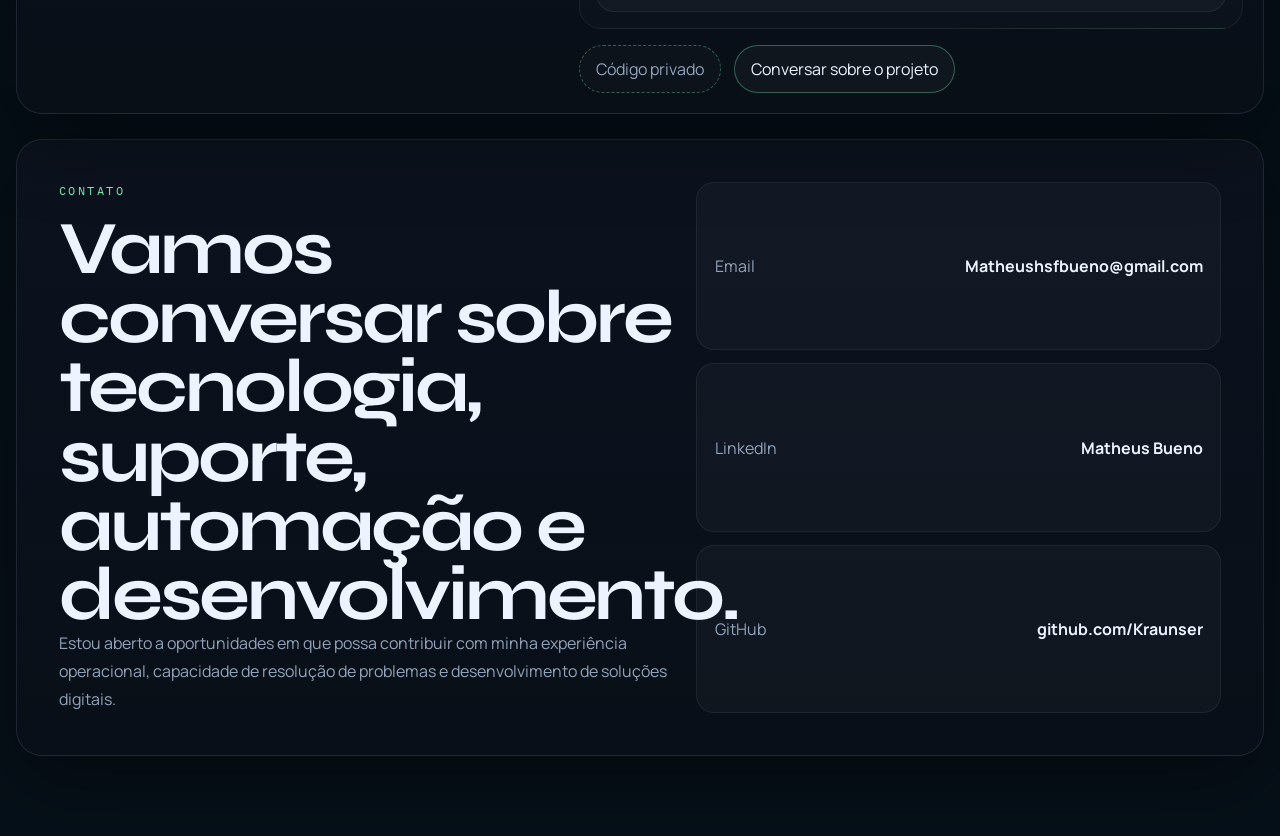
<file: Portfólio_Matheus_Bueno.html>
<!DOCTYPE html>
<html lang="pt-BR">

<head>
  <meta charset="UTF-8" />
  <meta name="viewport" content="width=device-width, initial-scale=1.0" />
  <title>Portfólio | Matheus Henrique da Silva Figueiredo Bueno</title>
  <meta name="description"
    content="Portfólio de Matheus Bueno com foco em suporte corporativo, automação e desenvolvimento de soluções web." />
  <link rel="icon" type="image/svg+xml" href="./favicon.svg" />
  <link rel="preconnect" href="https://fonts.googleapis.com" />
  <link rel="preconnect" href="https://fonts.gstatic.com" crossorigin />
  <link
    href="https://fonts.googleapis.com/css2?family=IBM+Plex+Mono:wght@400;500&family=Manrope:wght@400;500;600;700;800&family=Syne:wght@500;600;700;800&display=swap"
    rel="stylesheet" />
  <link rel="stylesheet" href="./styles.css?v=20261002-mobile-preview" />
</head>

<body>
  <div class="bg-grid" aria-hidden="true"></div>
  <div class="glow glow-a" aria-hidden="true"></div>
  <div class="glow glow-b" aria-hidden="true"></div>

  <div class="page-shell">
    <header class="topbar">
      <a class="brand" href="#home">
        <span class="brand-dot"></span>
        <span data-field="name">Matheus Henrique da Silva Figueiredo Bueno</span>
      </a>

      <nav class="nav">
        <a href="#sobre" data-i18n="navProfile">Perfil</a>
        <a href="#projetos" data-i18n="navProjects">Projetos</a>
        <a href="#contato" data-i18n="navContact">Contato</a>
        <div class="lang-toggle" role="group" aria-label="Selecionar idioma">
          <button class="lang-btn is-active" type="button" data-lang="pt" aria-pressed="true" onclick="setLanguage('pt')">PT</button>
          <button class="lang-btn" type="button" data-lang="en" aria-pressed="false" onclick="setLanguage('en')">EN</button>
        </div>
      </nav>

      <a class="nav-cta" href="#contato" data-i18n="navCta">Vamos conversar</a>
    </header>

    <main id="home">
      <section class="hero">
        <div class="hero-copy reveal reveal-delay-1">
          <p class="eyebrow" data-i18n="heroEyebrow">Tecnologia aplicada à operação</p>
          <h1 data-field="heroTitle">Profissional de TI focado em suporte, automação e desenvolvimento de soluções web.</h1>
          <p class="hero-text" data-field="headline">
            Atuo com suporte corporativo e infraestrutura local, resolvendo incidentes,
            apoiando usuários e contribuindo para a continuidade da operação.
          </p>
          <p class="hero-text hero-text-secondary" data-field="headlineSecondary">
            Também desenvolvo sistemas, plataformas e automações que transformam
            problemas reais em soluções mais organizadas, rastreáveis e eficientes.
          </p>

          <div class="hero-actions">
            <a class="button button-primary" href="#pradeli" data-i18n="btnViewProjects">Conhecer o Pradeli Movimento</a>
            <a class="button button-secondary" href="#contato" data-i18n="btnContact">Falar comigo</a>
          </div>

          <ul class="hero-metrics" id="hero-metrics"></ul>
        </div>

        <aside class="hero-spotlight reveal reveal-delay-2" id="hero-spotlight">
          <div class="spotlight-head">
            <span class="spotlight-label" data-i18n="spotlightCase">Case em foco</span>
            <span class="spotlight-count" id="featured-count">12 telas</span>
          </div>

          <div class="spotlight-frame">
            <img id="featured-image" src="./assets/pradeli/homepage-desktop.jpg"
              alt="Homepage · PC - Pradeli Movimento" />
          </div>

          <p class="spotlight-category" id="featured-category">Educação física e saúde · Em desenvolvimento</p>
          <h2 id="featured-title">Pradeli Movimento</h2>
          <p class="spotlight-text" id="featured-description">
            Plataforma full stack para conectar o planejamento do profissional de Educação Física à rotina de treino e acompanhamento do aluno.
          </p>

          <div class="featured-tags" id="featured-tags"></div>

          <a class="inline-link" id="featured-link" href="#pradeli" data-i18n="openCase">
            Abrir case completo
          </a>
        </aside>
      </section>

      <section class="section" id="sobre">
        <div class="section-heading">
          <p class="eyebrow" data-i18n="profileEyebrow">Perfil</p>
          <h2 data-i18n="profileTitle">Experiência operacional com desenvolvimento aplicado.</h2>
        </div>

        <div class="bento-grid">
          <article class="bento-card bento-story">
            <span class="bento-label" data-i18n="bentoSummary">Resumo</span>
            <div class="bento-copy" id="about-copy">
              <p class="bento-text">
                Minha experiência profissional está concentrada em suporte de TI,
                atendimento N1/N2, Windows, Microsoft 365, Active Directory, redes,
                ativos e ambientes industriais.
              </p>
              <p class="bento-text">
                Em paralelo, estudo e desenvolvo projetos pessoais utilizando tecnologias
                como React, Next.js, TypeScript, Python, FastAPI, PostgreSQL e Docker.
              </p>
              <p class="bento-text">
                Meu objetivo é unir conhecimento operacional e desenvolvimento para criar
                soluções que façam sentido no uso diário, não apenas aplicações
                tecnicamente interessantes.
              </p>
            </div>
          </article>

          <article class="bento-card">
            <span class="bento-label" data-i18n="bentoDeliver">O que eu entrego</span>
            <ul class="bento-list" id="services-list"></ul>
          </article>

          <article class="bento-card">
            <span class="bento-label" data-i18n="bentoStack">Stack principal</span>
            <div class="chip-cloud" id="skills-list"></div>
          </article>

          <article class="bento-card">
            <span class="bento-label" data-i18n="bentoFlow">Fluxo</span>
            <ol class="workflow-list" id="workflow-list"></ol>
          </article>
        </div>
      </section>

      <section class="section" id="projetos">
        <div class="section-heading">
          <p class="eyebrow" data-i18n="projectsEyebrow">Projetos principais</p>
          <h2 data-i18n="projectsTitle">Cases com galerias reais, stack clara e arquitetura resumida.</h2>
          <p class="section-intro" data-i18n="projectsIntro">
            Cada projeto abaixo mostra produto real, fluxo navegável, stack e
            a arquitetura principal por trás da entrega.
          </p>
        </div>

        <div class="case-list" id="case-studies"></div>
      </section>

      <section class="section" id="contato">
        <div class="contact-panel">
          <div class="contact-copy">
            <p class="eyebrow" data-i18n="contactEyebrow">Contato</p>
            <h2 data-i18n="contactTitle">Vamos conversar sobre tecnologia, suporte, automação e desenvolvimento.</h2>
            <p class="contact-text" data-i18n="contactIntro">
              Estou aberto a oportunidades em que possa contribuir com minha experiência
              operacional, capacidade de resolução de problemas e desenvolvimento de
              soluções digitais.
            </p>
          </div>

          <div class="contact-links" id="contact-list"></div>
        </div>
      </section>
    </main>
  </div>

  <script src="./script.js?v=20261002-mobile-preview"></script>
</body>

</html>
</file>
<file: styles.css>
:root {
  --bg: #07111a;
  --surface: rgba(11, 18, 28, 0.84);
  --surface-strong: rgba(14, 24, 36, 0.96);
  --line: rgba(153, 176, 204, 0.14);
  --line-strong: rgba(153, 176, 204, 0.22);
  --text: #edf4ff;
  --muted: #92a4bc;
  --accent: #77f2b6;
  --accent-2: #7ad6ff;
  --shadow: 0 24px 80px rgba(0, 0, 0, 0.34);
  --radius-xl: 34px;
  --radius-lg: 26px;
}

* {
  box-sizing: border-box;
}

html {
  scroll-behavior: smooth;
}

body {
  margin: 0;
  min-height: 100vh;
  overflow-x: hidden;
  background:
    radial-gradient(circle at top left, rgba(119, 242, 182, 0.16), transparent 28%),
    radial-gradient(circle at 100% 0%, rgba(122, 214, 255, 0.16), transparent 24%),
    linear-gradient(180deg, #07111a 0%, #04080e 54%, #061018 100%);
  color: var(--text);
  font-family: "Manrope", sans-serif;
}

body::before {
  content: "";
  position: fixed;
  inset: 0;
  background:
    linear-gradient(rgba(255, 255, 255, 0.02) 1px, transparent 1px),
    linear-gradient(90deg, rgba(255, 255, 255, 0.02) 1px, transparent 1px);
  background-size: 64px 64px;
  mask-image: linear-gradient(180deg, rgba(0, 0, 0, 0.5), transparent 92%);
  pointer-events: none;
  z-index: 0;
}

.bg-grid,
.glow {
  position: fixed;
  pointer-events: none;
  z-index: 0;
}

.glow {
  width: 26rem;
  height: 26rem;
  filter: blur(90px);
  opacity: 0.4;
}

.glow-a {
  top: 2rem;
  right: 2rem;
  background: rgba(119, 242, 182, 0.28);
}

.glow-b {
  left: -6rem;
  bottom: 12rem;
  background: rgba(122, 214, 255, 0.22);
}

a {
  color: inherit;
  text-decoration: none;
}

img {
  max-width: 100%;
}

button {
  font: inherit;
}

.page-shell {
  position: relative;
  z-index: 1;
  width: min(1280px, calc(100% - 2rem));
  margin: 0 auto;
  padding: 1.25rem 0 5rem;
}

.topbar {
  position: sticky;
  top: 1rem;
  z-index: 20;
  display: flex;
  align-items: center;
  justify-content: space-between;
  gap: 1rem;
  padding: 1rem 1.2rem;
  margin-bottom: 1.5rem;
  border: 1px solid var(--line);
  background: rgba(7, 13, 22, 0.72);
  backdrop-filter: blur(18px);
  border-radius: 999px;
  box-shadow: var(--shadow);
}

.brand {
  display: inline-flex;
  align-items: center;
  min-width: 0;
  gap: 0.8rem;
  font-weight: 700;
  letter-spacing: 0.03em;
}

.brand span:last-child {
  min-width: 0;
}

.brand-dot {
  width: 0.85rem;
  height: 0.85rem;
  border-radius: 999px;
  background: linear-gradient(135deg, var(--accent), var(--accent-2));
  box-shadow: 0 0 0 6px rgba(119, 242, 182, 0.12);
}

.nav {
  display: flex;
  gap: 1rem;
  color: var(--muted);
}

.nav a,
.nav-cta,
.button,
.inline-link,
.gallery-thumb,
.gallery-control,
.case-link {
  transition: transform 180ms ease, border-color 180ms ease, background 180ms ease, color 180ms ease;
}

.nav a:hover,
.nav-cta:hover,
.button:hover,
.inline-link:hover,
.gallery-thumb:hover,
.case-link:hover {
  transform: translateY(-1px);
}

.nav a:hover {
  color: var(--text);
}

.nav-cta,
.button,
.case-link {
  display: inline-flex;
  align-items: center;
  justify-content: center;
  min-height: 3rem;
  padding: 0 1rem;
  border-radius: 999px;
}

.nav-cta {
  border: 1px solid rgba(119, 242, 182, 0.24);
  background: rgba(119, 242, 182, 0.1);
  color: #dfffee;
}

.hero {
  display: grid;
  grid-template-columns: minmax(0, 1.05fr) minmax(320px, 0.95fr);
  gap: 1.25rem;
  align-items: stretch;
}

.hero-copy,
.hero-spotlight,
.bento-card,
.case-study,
.lab-card,
.contact-panel {
  border: 1px solid var(--line);
  background: linear-gradient(180deg, rgba(12, 19, 30, 0.96), rgba(9, 15, 24, 0.92));
  box-shadow: var(--shadow);
}

.hero-copy {
  min-width: 0;
  padding: clamp(2rem, 5vw, 4rem);
  border-radius: var(--radius-xl);
}

.eyebrow,
.bento-label,
.case-kicker,
.spotlight-label,
.section-intro,
.gallery-thumb-index,
.gallery-counter,
.gallery-chip,
.project-meta {
  font-family: "IBM Plex Mono", monospace;
}

.eyebrow {
  margin: 0 0 1rem;
  color: var(--accent);
  font-size: 0.78rem;
  letter-spacing: 0.2em;
  text-transform: uppercase;
}

.hero h1,
.section-heading h2,
.contact-copy h2,
.case-copy h3,
.hero-spotlight h2,
.lab-card h3 {
  margin: 0;
  font-family: "Syne", sans-serif;
  letter-spacing: -0.04em;
  line-height: 0.92;
}

.hero h1 {
  max-width: 18ch;
  font-size: clamp(2.35rem, 3.75vw, 3.35rem);
  line-height: 0.98;
}

.hero-text,
.section-intro,
.bento-text,
.case-description,
.case-summary,
.lab-card p,
.contact-text,
.spotlight-text {
  color: var(--muted);
  line-height: 1.75;
}

.hero-text {
  max-width: 44rem;
  margin: 1.4rem 0 0;
  font-size: 1.06rem;
}

.hero-text-secondary {
  margin-top: 0.8rem;
}

.hero-actions {
  display: flex;
  flex-wrap: wrap;
  gap: 0.9rem;
  margin-top: 2rem;
}

.button-primary {
  background: linear-gradient(135deg, rgba(119, 242, 182, 0.18), rgba(122, 214, 255, 0.18));
  border: 1px solid rgba(119, 242, 182, 0.26);
  color: #effffc;
}

.button-secondary {
  border: 1px solid var(--line-strong);
  background: rgba(255, 255, 255, 0.03);
  color: var(--text);
}

.hero-metrics {
  display: grid;
  grid-template-columns: repeat(3, minmax(0, 1fr));
  gap: 1rem;
  list-style: none;
  margin: 2.6rem 0 0;
  padding: 0;
}

.hero-metrics li {
  padding: 1rem 0 0;
  border-top: 1px solid var(--line);
}

.hero-metrics strong {
  display: block;
  margin-bottom: 0.35rem;
  font-size: 1.6rem;
}

.hero-metrics span {
  color: var(--muted);
  line-height: 1.6;
}

.hero-spotlight {
  position: relative;
  overflow: hidden;
  padding: 1.25rem;
  border-radius: var(--radius-xl);
  --project-accent: var(--accent);
}

.hero-spotlight::after {
  content: "";
  position: absolute;
  inset: auto -6rem -8rem auto;
  width: 16rem;
  height: 16rem;
  border-radius: 50%;
  background: rgba(255, 255, 255, 0.04);
  filter: blur(10px);
  pointer-events: none;
}

.spotlight-head,
.gallery-toolbar {
  display: flex;
  justify-content: space-between;
  gap: 1rem;
  align-items: center;
}

.spotlight-head {
  margin-bottom: 1rem;
}

.spotlight-label,
.spotlight-count,
.bento-label,
.case-kicker,
.gallery-counter,
.project-meta {
  color: var(--muted);
  font-size: 0.72rem;
  letter-spacing: 0.14em;
  text-transform: uppercase;
}

.spotlight-frame,
.lab-media {
  overflow: hidden;
  border-radius: 24px;
  border: 1px solid rgba(255, 255, 255, 0.08);
  background: rgba(255, 255, 255, 0.03);
}

.spotlight-frame img,
.lab-media img {
  display: block;
  width: 100%;
}

.spotlight-frame img {
  aspect-ratio: 16 / 10;
  object-fit: cover;
  object-position: top;
}

.spotlight-category {
  margin: 1rem 0 0.6rem;
  color: var(--project-accent);
  font-size: 0.78rem;
  font-weight: 700;
  text-transform: uppercase;
  letter-spacing: 0.08em;
}

.hero-spotlight h2 {
  font-size: clamp(1.9rem, 3vw, 3rem);
}

.spotlight-text,
.contact-text,
.section-intro,
.case-summary,
.case-description {
  margin: 0;
}

.featured-tags,
.chip-cloud,
.case-meta-row {
  display: flex;
  flex-wrap: wrap;
  gap: 0.7rem;
}

.featured-tags {
  margin-top: 1.1rem;
}

.tag,
.chip,
.gallery-chip {
  display: inline-flex;
  align-items: center;
  min-height: 2rem;
  padding: 0.45rem 0.78rem;
  border-radius: 999px;
  border: 1px solid rgba(255, 255, 255, 0.08);
  background: rgba(255, 255, 255, 0.05);
}

.tag {
  color: #d9fff0;
}

.chip,
.gallery-chip {
  color: var(--text);
}

.inline-link {
  display: inline-flex;
  margin-top: 1.25rem;
  color: #ecfff7;
  border-bottom: 1px solid rgba(255, 255, 255, 0.22);
  padding-bottom: 0.18rem;
}

.section {
  margin-top: 1.6rem;
}

.section-heading {
  display: grid;
  gap: 0.8rem;
  margin-bottom: 1.2rem;
}

.section-heading h2,
.contact-copy h2 {
  max-width: 12ch;
  font-size: clamp(2.6rem, 6vw, 4.7rem);
}

.section-intro {
  max-width: 48rem;
}

.bento-grid {
  display: grid;
  grid-template-columns: 1.2fr 1fr 1fr;
  gap: 1rem;
}

.bento-card,
.case-study,
.lab-card,
.contact-panel {
  border-radius: var(--radius-lg);
}

.bento-card {
  padding: 1.35rem;
}

.bento-story {
  grid-column: span 2;
}

.bento-label {
  display: block;
  margin-bottom: 1rem;
}

.bento-text {
  max-width: 46rem;
}

.bento-copy {
  display: grid;
  gap: 0.9rem;
}

.bento-copy .bento-text {
  margin: 0;
}

.bento-list,
.workflow-list,
.case-highlights {
  margin: 0;
  padding: 0;
  list-style: none;
}

.bento-list,
.workflow-list {
  display: grid;
  gap: 0.9rem;
}

.bento-list li,
.workflow-list li {
  color: var(--muted);
  line-height: 1.6;
}

.workflow-list {
  counter-reset: flow;
}

.workflow-list li {
  display: grid;
  grid-template-columns: auto 1fr;
  gap: 0.8rem;
}

.workflow-list li::before {
  counter-increment: flow;
  content: "0" counter(flow);
  color: var(--accent);
  font-family: "IBM Plex Mono", monospace;
}

.case-list {
  display: grid;
  gap: 1.4rem;
  min-width: 0;
}

.case-study {
  display: grid;
  grid-template-columns: minmax(0, 0.88fr) minmax(0, 1.12fr);
  gap: 1.25rem;
  padding: 1.25rem;
  min-width: 0;
  --project-accent: var(--accent);
}

.case-study.is-inverted .case-copy {
  order: 2;
}

.case-study.is-inverted .gallery-shell {
  order: 1;
}

.case-copy {
  display: flex;
  flex-direction: column;
  gap: 1rem;
  min-width: 0;
}

.gallery-shell {
  min-width: 0;
}

.case-copy h3 {
  font-size: clamp(2rem, 4vw, 3.2rem);
}

.case-highlights {
  display: grid;
  gap: 0.9rem;
}

.case-highlights li {
  display: grid;
  grid-template-columns: auto 1fr;
  gap: 0.8rem;
  color: var(--muted);
  line-height: 1.65;
}

.case-highlights li::before {
  content: "";
  width: 0.65rem;
  height: 0.65rem;
  margin-top: 0.45rem;
  border-radius: 999px;
  background: var(--project-accent);
  box-shadow: 0 0 0 6px color-mix(in srgb, var(--project-accent) 16%, transparent);
}

.case-actions {
  display: flex;
  flex-wrap: wrap;
  gap: 0.8rem;
  margin-top: auto;
}

.case-link {
  border: 1px solid color-mix(in srgb, var(--project-accent) 26%, rgba(255, 255, 255, 0.1));
  color: var(--text);
}

.case-link-primary {
  background: color-mix(in srgb, var(--project-accent) 24%, rgba(255, 255, 255, 0.04));
}

.case-link-secondary {
  background: rgba(255, 255, 255, 0.03);
}

.case-link-disabled {
  border-style: dashed;
  background: rgba(255, 255, 255, 0.02);
  color: var(--muted);
  cursor: default;
}

.case-link-disabled:hover {
  transform: none;
}

.architecture-block {
  display: grid;
  gap: 0.75rem;
  padding: 1rem;
  border-radius: 22px;
  border: 1px solid rgba(255, 255, 255, 0.06);
  background:
    linear-gradient(180deg, rgba(255, 255, 255, 0.03), rgba(255, 255, 255, 0.015)),
    radial-gradient(circle at top right, color-mix(in srgb, var(--project-accent) 12%, transparent), transparent 40%);
}

.architecture-label {
  margin: 0;
  color: var(--muted);
  font-family: "IBM Plex Mono", monospace;
  font-size: 0.72rem;
  letter-spacing: 0.14em;
  text-transform: uppercase;
}

.architecture-flow {
  display: grid;
  gap: 0.45rem;
}

.architecture-node,
.architecture-arrow {
  display: flex;
  align-items: center;
  justify-content: center;
}

.architecture-node {
  min-height: 3.25rem;
  padding: 0.85rem 1rem;
  border-radius: 18px;
  border: 1px solid rgba(255, 255, 255, 0.06);
  background: rgba(255, 255, 255, 0.03);
  text-align: center;
  font-weight: 700;
  line-height: 1.45;
}

.architecture-arrow {
  color: var(--project-accent);
  font-family: "IBM Plex Mono", monospace;
  font-size: 1rem;
}

.gallery-stage {
  padding: 1rem;
  border-radius: 28px;
  border: 1px solid rgba(255, 255, 255, 0.06);
  background:
    linear-gradient(180deg, rgba(15, 24, 37, 0.95), rgba(8, 12, 20, 0.98)),
    radial-gradient(circle at top right, color-mix(in srgb, var(--project-accent) 14%, transparent), transparent 30%);
}

.gallery-controls {
  display: inline-flex;
  gap: 0.55rem;
}

.gallery-control {
  display: inline-flex;
  align-items: center;
  justify-content: center;
  width: 2.5rem;
  height: 2.5rem;
  border: 1px solid rgba(255, 255, 255, 0.08);
  border-radius: 999px;
  background: rgba(255, 255, 255, 0.04);
  color: var(--text);
  cursor: pointer;
}

.gallery-toolbar {
  margin-bottom: 0.9rem;
}

.gallery-canvas {
  display: flex;
  align-items: center;
  justify-content: center;
  min-height: 24rem;
  padding: 0.8rem;
  border-radius: 22px;
  border: 1px solid rgba(255, 255, 255, 0.05);
  background:
    linear-gradient(180deg, rgba(6, 12, 20, 0.72), rgba(10, 18, 28, 0.9)),
    radial-gradient(circle at center, rgba(255, 255, 255, 0.04), transparent 70%);
}

.gallery-image {
  width: 100%;
  max-height: 34rem;
  object-fit: contain;
  border-radius: 16px;
  box-shadow: 0 20px 60px rgba(0, 0, 0, 0.26);
}

.gallery-full-page .gallery-canvas {
  display: block;
  height: 32rem;
  min-height: 0;
  overflow: auto;
}

.gallery-full-page .gallery-image {
  display: block;
  height: auto;
  max-height: none;
}

.gallery-full-page .gallery-canvas:focus-visible {
  outline: 2px solid var(--project-accent);
  outline-offset: 3px;
}

.gallery-mobile-preview .gallery-canvas {
  height: auto;
}

.gallery-mobile-preview .gallery-image {
  width: 100%;
  max-width: 379px;
  margin-inline: auto;
}

.gallery-caption {
  display: grid;
  gap: 0.45rem;
  padding-top: 1rem;
}

.gallery-title {
  font-size: 1.1rem;
}

.gallery-note {
  margin: 0;
  color: var(--muted);
  line-height: 1.65;
}

.gallery-strip {
  display: flex;
  gap: 0.7rem;
  max-width: 100%;
  overflow-x: auto;
  padding-top: 0.9rem;
  scrollbar-width: thin;
  scrollbar-color: rgba(255, 255, 255, 0.22) transparent;
}

.gallery-strip::-webkit-scrollbar {
  height: 8px;
}

.gallery-strip::-webkit-scrollbar-thumb {
  background: rgba(255, 255, 255, 0.2);
  border-radius: 999px;
}

.gallery-thumb {
  min-width: 170px;
  padding: 0.8rem 0.9rem;
  border-radius: 18px;
  border: 1px solid rgba(255, 255, 255, 0.06);
  background: rgba(255, 255, 255, 0.03);
  color: var(--muted);
  text-align: left;
  cursor: pointer;
}

.gallery-thumb.is-active {
  border-color: color-mix(in srgb, var(--project-accent) 40%, rgba(255, 255, 255, 0.08));
  background: color-mix(in srgb, var(--project-accent) 12%, rgba(255, 255, 255, 0.03));
  color: var(--text);
}

.gallery-thumb-index {
  display: block;
  margin-bottom: 0.55rem;
  color: var(--project-accent);
  font-size: 0.72rem;
}

.gallery-thumb-label {
  display: block;
  font-weight: 700;
  line-height: 1.4;
}

.lab-grid {
  display: grid;
  grid-template-columns: minmax(0, 1fr);
  gap: 1rem;
}

.lab-card {
  display: grid;
  gap: 1rem;
  padding: 1.15rem;
  --project-accent: var(--accent);
}

.lab-media img {
  aspect-ratio: 16 / 9;
  object-fit: cover;
}

.lab-card h3 {
  font-size: 1.8rem;
}

.lab-card p {
  margin: 0;
}

.contact-panel {
  display: grid;
  grid-template-columns: minmax(0, 1fr) minmax(300px, 0.85fr);
  gap: 1.2rem;
  min-width: 0;
  padding: clamp(1.4rem, 4vw, 2.6rem);
}

.contact-copy,
.contact-links {
  min-width: 0;
}

.contact-links {
  display: grid;
  gap: 0.8rem;
}

.contact-link {
  display: flex;
  justify-content: space-between;
  gap: 1rem;
  min-width: 0;
  align-items: center;
  padding: 1rem 1.1rem;
  border-radius: 18px;
  border: 1px solid rgba(255, 255, 255, 0.06);
  background: rgba(255, 255, 255, 0.03);
}

.contact-link span {
  color: var(--muted);
}

.contact-link strong {
  min-width: 0;
  overflow-wrap: anywhere;
}

.reveal {
  opacity: 0;
  transform: translateY(26px);
  animation: reveal-up 720ms ease forwards;
}

.reveal-delay-1 {
  animation-delay: 80ms;
}

.reveal-delay-2 {
  animation-delay: 160ms;
}

.reveal-delay-3 {
  animation-delay: 240ms;
}

@keyframes reveal-up {
  to {
    opacity: 1;
    transform: translateY(0);
  }
}

@media (max-width: 1120px) {
  .hero,
  .case-study,
  .contact-panel {
    grid-template-columns: 1fr;
  }

  .case-study.is-inverted .case-copy,
  .case-study.is-inverted .gallery-shell {
    order: initial;
  }

  .bento-grid {
    grid-template-columns: 1fr 1fr;
  }

  .bento-story {
    grid-column: span 2;
  }

  .lab-grid {
    grid-template-columns: 1fr;
  }
}

@media (max-width: 760px) {
  .page-shell {
    width: min(100% - 1rem, 1280px);
  }

  .topbar {
    position: static;
    flex-direction: column;
    align-items: flex-start;
    gap: 0.85rem;
    padding: 1rem;
    border-radius: 28px;
  }

  .brand {
    width: 100%;
    align-items: flex-start;
  }

  .brand span:last-child {
    max-width: 100%;
    font-size: 0.98rem;
    line-height: 1.35;
    overflow-wrap: anywhere;
  }

  .nav {
    width: 100%;
    flex-wrap: wrap;
    align-items: center;
    gap: 0.75rem 1rem;
  }

  .nav a {
    font-size: 0.95rem;
  }

  .lang-toggle {
    margin-left: auto;
  }

  .nav-cta {
    width: 100%;
  }

  .hero-copy,
  .hero-spotlight,
  .case-study,
  .bento-card,
  .contact-panel,
  .gallery-stage {
    padding: 1rem;
  }

  .hero h1 {
    max-width: 100%;
    font-size: 3rem;
    line-height: 0.96;
    overflow-wrap: normal;
    word-break: normal;
  }

  .hero-text {
    font-size: 0.98rem;
  }

  .hero-spotlight h2,
  .case-copy h3 {
    line-height: 0.98;
  }

  .hero-metrics,
  .bento-grid {
    grid-template-columns: 1fr;
  }

  .bento-story {
    grid-column: span 1;
  }

  .section-heading h2,
  .contact-copy h2 {
    max-width: 100%;
    font-size: clamp(2rem, 10vw, 3.2rem);
    line-height: 0.98;
  }

  .spotlight-head,
  .gallery-toolbar {
    flex-wrap: wrap;
    align-items: flex-start;
  }

  .gallery-controls {
    margin-left: auto;
  }

  .gallery-stage {
    border-radius: 24px;
  }

  .gallery-canvas {
    min-height: 15rem;
    padding: 0.55rem;
  }

  .gallery-thumb {
    min-width: 150px;
  }

  .case-actions {
    flex-direction: column;
  }

  .case-link {
    width: 100%;
  }

  .contact-link {
    flex-direction: column;
    align-items: flex-start;
  }
}

@media (max-width: 520px) {
  .glow {
    width: 20rem;
    height: 20rem;
  }

  .page-shell {
    width: calc(100% - 0.75rem);
    padding-top: 0.75rem;
  }

  .topbar {
    border-radius: 24px;
  }

  .nav {
    justify-content: flex-start;
  }

  .lang-toggle {
    margin-left: 0;
  }

  .hero-copy {
    padding: 1rem 0.95rem 1.1rem;
  }

  .hero h1 {
    font-size: 2.05rem;
    overflow-wrap: anywhere;
  }

  .hero-actions,
  .featured-tags,
  .chip-cloud,
  .case-meta-row {
    gap: 0.6rem;
  }

  .button,
  .nav-cta,
  .case-link {
    width: 100%;
  }

  .hero-metrics strong {
    font-size: 1.35rem;
  }

  .gallery-stage {
    padding: 0.8rem;
  }

  .gallery-canvas {
    min-height: 12.5rem;
  }

  .gallery-thumb {
    min-width: 132px;
    padding: 0.72rem 0.8rem;
  }

  .architecture-block {
    padding: 0.9rem;
  }

  .architecture-node {
    min-height: 3rem;
    padding: 0.75rem 0.85rem;
    font-size: 0.95rem;
  }
}

.lang-toggle {
  display: inline-flex;
  align-items: center;
  background: rgba(255, 255, 255, 0.05);
  border-radius: 999px;
  padding: 0.2rem;
  border: 1px solid rgba(255, 255, 255, 0.1);
  margin-left: 0.5rem;
}

.lang-btn {
  background: transparent;
  color: var(--muted);
  border: none;
  border-radius: 999px;
  padding: 0.35rem 0.6rem;
  font-size: 0.75rem;
  font-weight: 700;
  cursor: pointer;
  transition: all 180ms ease;
  font-family: "IBM Plex Mono", monospace;
}

.lang-btn.is-active {
  background: color-mix(in srgb, var(--accent) 15%, transparent);
  color: var(--text);
}

.lang-btn:hover:not(.is-active) {
  color: #fff;
}
</file>
